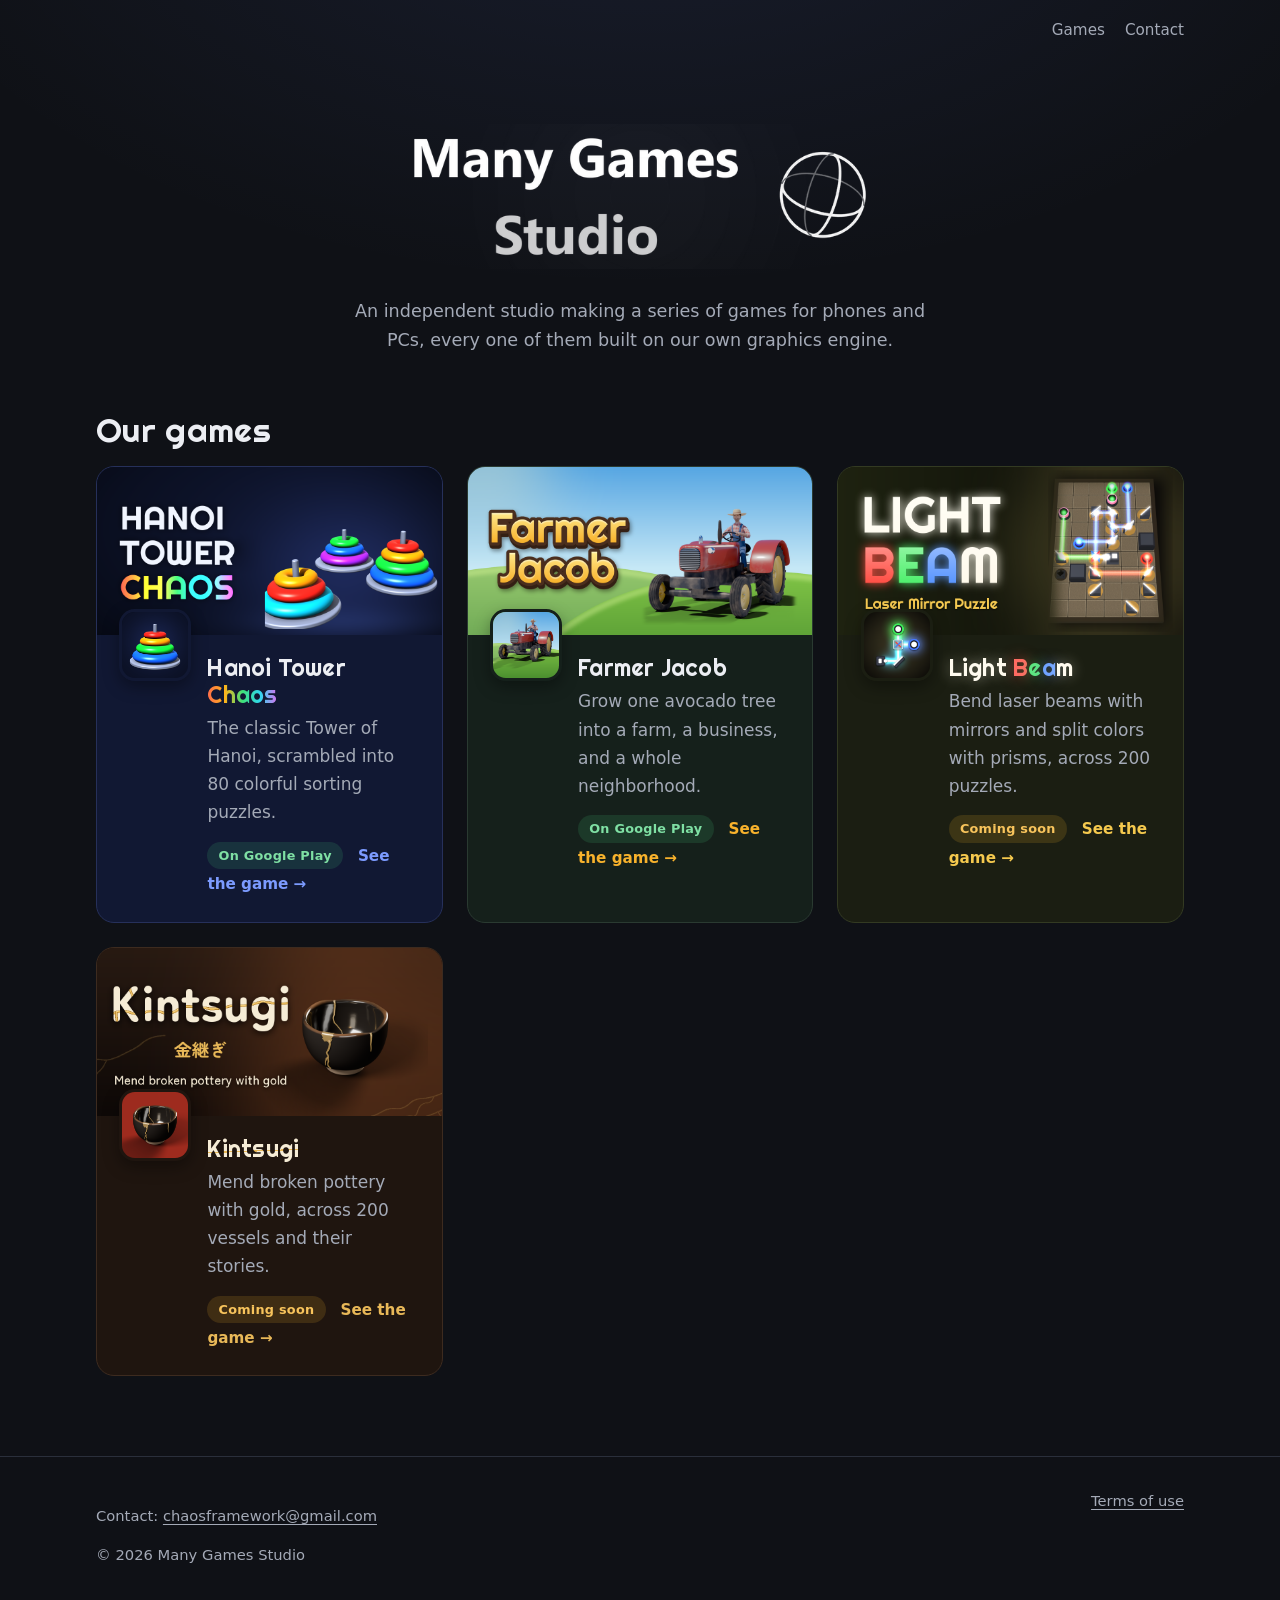
<file: index.html>
<!doctype html>
<html lang="en">
<head>
    <meta charset="utf-8">
    <meta name="viewport" content="width=device-width, initial-scale=1">
    <title>Many Games Studio</title>
    <meta name="description" content="Many Games Studio creates a series of independent games, built on a proprietary graphics engine.">
    <meta name="google-site-verification" content="Tv95UXcWdp9gT0_5njzE9VcOJB6_rWjqphHMRNtFHII" />
    <meta property="og:title" content="Many Games Studio">
    <meta property="og:description" content="Independent games, built on our own graphics engine: Hanoi Tower Chaos, Farmer Jacob, Light Beam and Kintsugi.">
    <meta property="og:image" content="https://many-games.github.io/hanoi-tower-chaos/images/feature.png">
    <meta property="og:type" content="website">
    <link rel="icon" type="image/png" href="assets/favicon.png">
    <link rel="preconnect" href="https://fonts.googleapis.com">
    <link rel="preconnect" href="https://fonts.gstatic.com" crossorigin>
    <link rel="stylesheet" href="https://fonts.googleapis.com/css2?family=Righteous&display=swap">
    <link rel="stylesheet" href="assets/site.css">
</head>
<body>
    <header class="site-header">
        <div class="wrap site-header--end">
            <nav class="site-nav" aria-label="Main">
                <a href="#games">Games</a>
                <a href="#contact">Contact</a>
            </nav>
        </div>
    </header>

    <main>
        <section class="intro wrap">
            <h1 class="visually-hidden">Many Games Studio</h1>
            <img class="intro__logo" src="assets/many-games-logo.png" alt="" width="672" height="203">
            <p>An independent studio making a series of games for phones and PCs, every one of them built on our own graphics engine.</p>
        </section>

        <section class="wrap" id="games" aria-labelledby="games-title">
            <h2 id="games-title">Our games</h2>
            <div class="games">
                <a class="game-card theme-hanoi" href="hanoi-tower-chaos/">
                    <img class="game-card__art" src="hanoi-tower-chaos/images/feature.png" alt="" width="1024" height="500">
                    <div class="game-card__body">
                        <img class="game-card__icon" src="hanoi-tower-chaos/images/icon.png" alt="" width="512" height="512">
                        <div>
                            <h3><span class="title-hanoi">Hanoi Tower <span class="chaos">Chaos</span></span></h3>
                            <p>The classic Tower of Hanoi, scrambled into 80 colorful sorting puzzles.</p>
                            <span class="pill pill--live">On Google Play</span>
                            <span class="game-card__more">See the game &rarr;</span>
                        </div>
                    </div>
                </a>

                <a class="game-card theme-farmer" href="farmer-jacob/">
                    <img class="game-card__art" src="farmer-jacob/images/feature.png" alt="" width="1024" height="500">
                    <div class="game-card__body">
                        <img class="game-card__icon" src="farmer-jacob/images/icon.png" alt="" width="512" height="512">
                        <div>
                            <h3>Farmer Jacob</h3>
                            <p>Grow one avocado tree into a farm, a business, and a whole neighborhood.</p>
                            <span class="pill pill--live">On Google Play</span>
                            <span class="game-card__more">See the game &rarr;</span>
                        </div>
                    </div>
                </a>

                <a class="game-card theme-beam" href="light-beam/">
                    <img class="game-card__art" src="light-beam/images/feature.png" alt="" width="1024" height="500">
                    <div class="game-card__body">
                        <img class="game-card__icon" src="light-beam/images/icon.png" alt="" width="512" height="512">
                        <div>
                            <h3 class="title-beam">Light <span class="r">B</span><span class="g">e</span><span class="b">a</span>m</h3>
                            <p>Bend laser beams with mirrors and split colors with prisms, across 200 puzzles.</p>
                            <span class="pill pill--soon">Coming soon</span>
                            <span class="game-card__more">See the game &rarr;</span>
                        </div>
                    </div>
                </a>

                <a class="game-card theme-kintsugi" href="kintsugi/">
                    <img class="game-card__art" src="kintsugi/images/feature.png" alt="" width="1024" height="500">
                    <div class="game-card__body">
                        <img class="game-card__icon" src="kintsugi/images/icon.png" alt="" width="512" height="512">
                        <div>
                            <h3 class="title-kintsugi">Kintsugi</h3>
                            <p>Mend broken pottery with gold, across 200 vessels and their stories.</p>
                            <span class="pill pill--soon">Coming soon</span>
                            <span class="game-card__more">See the game &rarr;</span>
                        </div>
                    </div>
                </a>
            </div>
        </section>
    </main>

    <footer class="site-footer" id="contact">
        <div class="wrap">
            <div>
                <p>Contact: <a href="mailto:chaosframework@gmail.com">chaosframework@gmail.com</a></p>
                <p>&copy; 2026 Many Games Studio</p>
            </div>
            <ul>
                <li><a href="terms.html">Terms of use</a></li>
            </ul>
        </div>
    </footer>
</body>
</html>
</file>
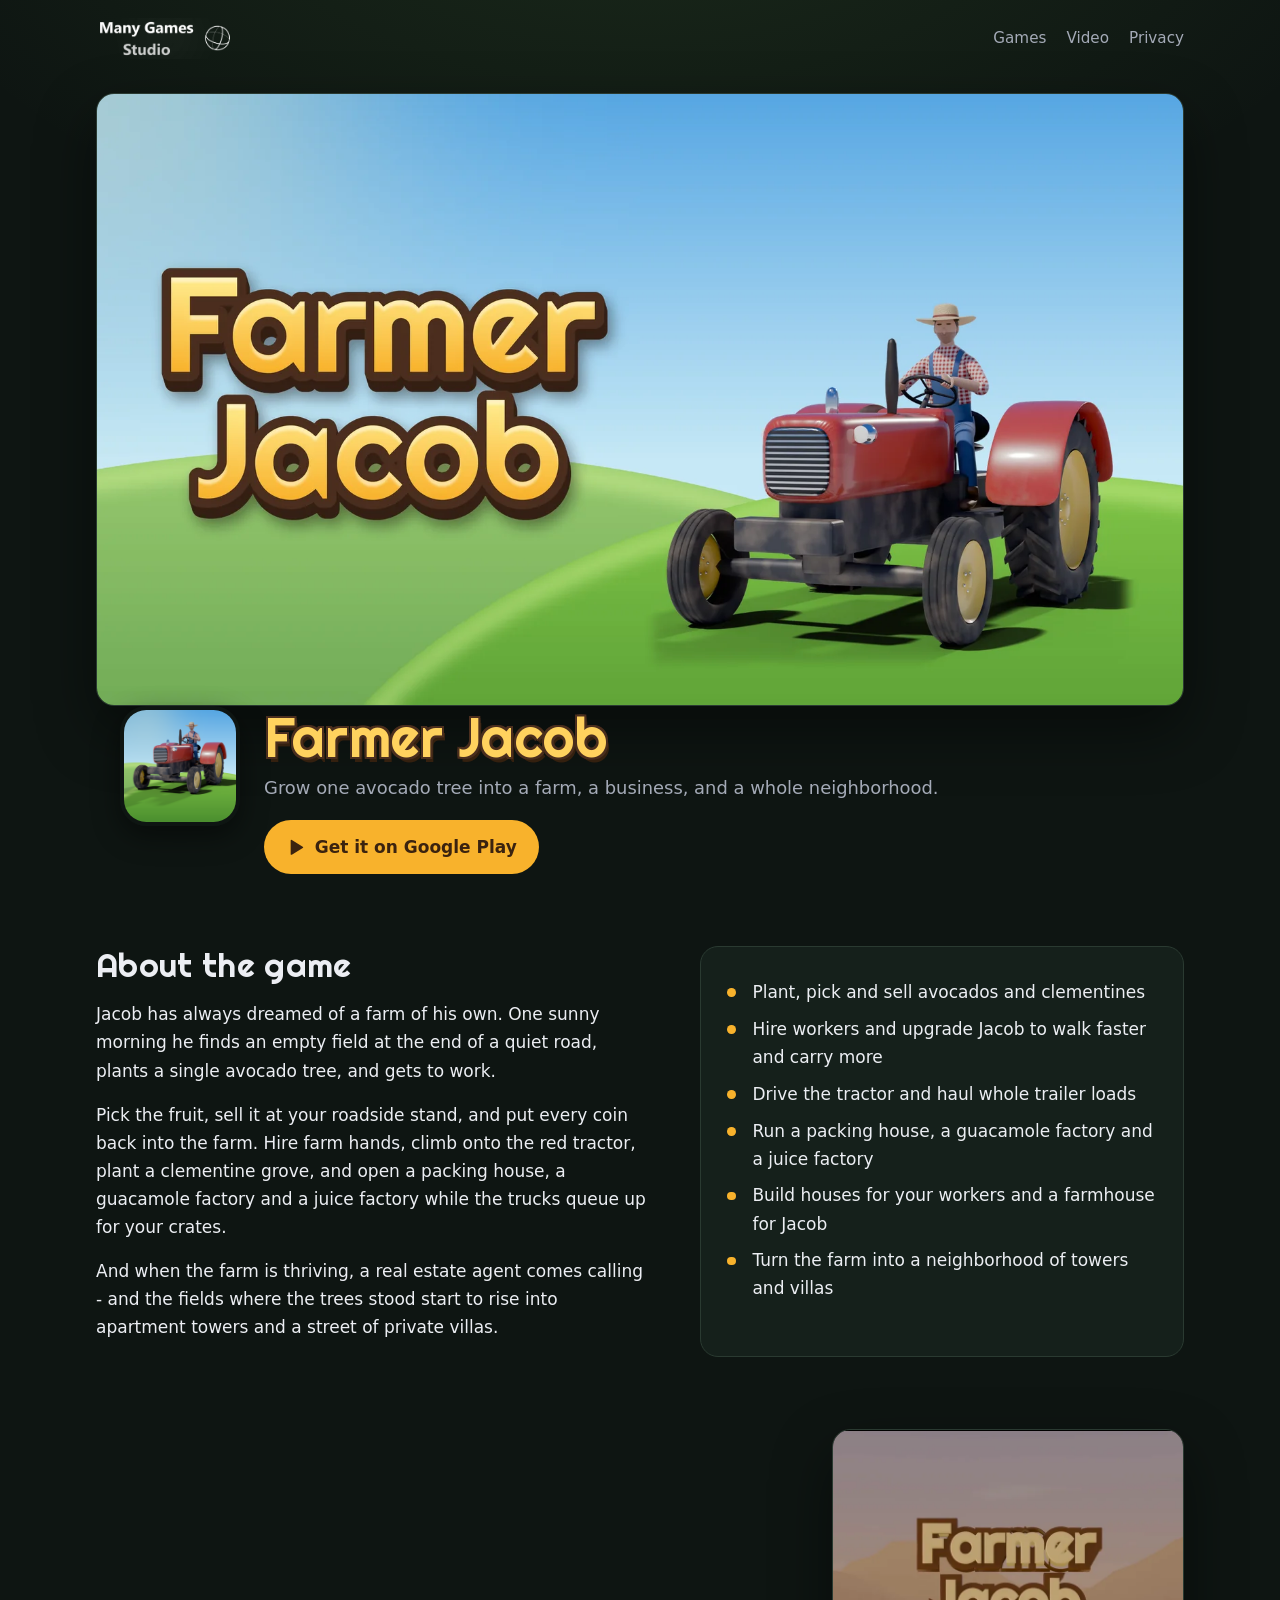
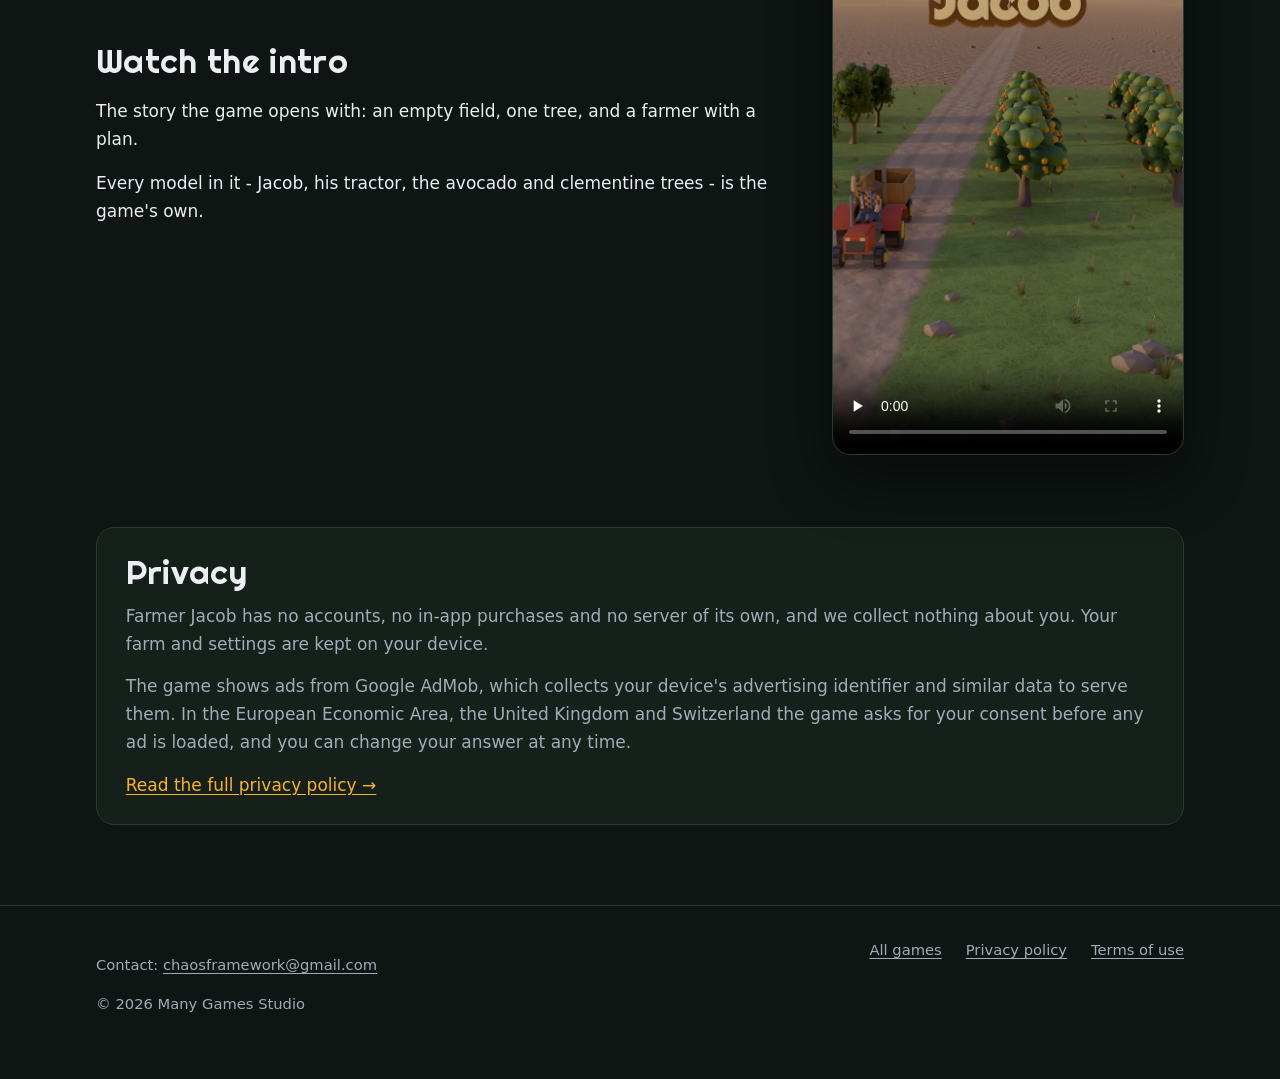
<file: farmer-jacob/index.html>
<!doctype html>
<html lang="en">
<head>
    <meta charset="utf-8">
    <meta name="viewport" content="width=device-width, initial-scale=1">
    <title>Farmer Jacob - Many Games Studio</title>
    <meta name="description" content="Farmer Jacob: grow one avocado tree into a farm, a business, and a whole neighborhood. Now on Google Play.">
    <meta property="og:title" content="Farmer Jacob">
    <meta property="og:description" content="Grow one avocado tree into a farm, a business, and a whole neighborhood.">
    <meta property="og:image" content="https://many-games.github.io/farmer-jacob/images/feature.png">
    <meta property="og:type" content="website">
    <link rel="icon" type="image/png" href="images/icon.png">
    <link rel="preconnect" href="https://fonts.googleapis.com">
    <link rel="preconnect" href="https://fonts.gstatic.com" crossorigin>
    <link rel="stylesheet" href="https://fonts.googleapis.com/css2?family=Righteous&display=swap">
    <link rel="stylesheet" href="../assets/site.css">
</head>
<body class="theme-farmer">
    <header class="site-header">
        <div class="wrap">
            <a class="site-header__logo" href="../" aria-label="Many Games Studio home"><img src="../assets/many-games-logo.png" alt="Many Games Studio" width="672" height="203"></a>
            <nav class="site-nav" aria-label="Main">
                <a href="../#games">Games</a>
                <a href="#video">Video</a>
                <a href="#privacy">Privacy</a>
            </nav>
        </div>
    </header>

    <main class="wrap">
        <section class="game-hero">
            <img class="game-hero__art" src="images/hero.webp" alt="Farmer Jacob driving his red tractor across a green hill" width="1600" height="900">
            <div class="game-hero__head">
                <img class="game-hero__icon" src="images/icon.png" alt="" width="512" height="512">
                <div class="game-hero__text">
                    <h1 class="title-farmer">Farmer Jacob</h1>
                    <p class="game-hero__tagline">Grow one avocado tree into a farm, a business, and a whole neighborhood.</p>
                    <div class="game-hero__actions">
                        <a class="button" href="https://play.google.com/store/apps/details?id=com.manygames.farmerjacob">
                            <svg viewBox="0 0 24 24" aria-hidden="true"><path fill="currentColor" d="M6 3.5v17a1 1 0 0 0 1.5.86l14-8.5a1 1 0 0 0 0-1.72l-14-8.5A1 1 0 0 0 6 3.5Z"/></svg>
                            Get it on Google Play
                        </a>
                    </div>
                </div>
            </div>
        </section>

        <section class="section about" aria-labelledby="about-title">
            <div>
                <h2 id="about-title">About the game</h2>
                <p>Jacob has always dreamed of a farm of his own. One sunny morning he finds an empty field at the end of a quiet road, plants a single avocado tree,
                    and gets to work.</p>
                <p>Pick the fruit, sell it at your roadside stand, and put every coin back into the farm. Hire farm hands, climb onto the red tractor, plant a clementine
                    grove, and open a packing house, a guacamole factory and a juice factory while the trucks queue up for your crates.</p>
                <p>And when the farm is thriving, a real estate agent comes calling - and the fields where the trees stood start to rise into apartment towers and
                    a street of private villas.</p>
            </div>
            <ul class="features">
                <li>Plant, pick and sell avocados and clementines</li>
                <li>Hire workers and upgrade Jacob to walk faster and carry more</li>
                <li>Drive the tractor and haul whole trailer loads</li>
                <li>Run a packing house, a guacamole factory and a juice factory</li>
                <li>Build houses for your workers and a farmhouse for Jacob</li>
                <li>Turn the farm into a neighborhood of towers and villas</li>
            </ul>
        </section>

        <section class="section film" id="video" aria-labelledby="video-title">
            <div>
                <h2 id="video-title">Watch the intro</h2>
                <p>The story the game opens with: an empty field, one tree, and a farmer with a plan.</p>
                <p>Every model in it - Jacob, his tractor, the avocado and clementine trees - is the game's own.</p>
            </div>
            <video controls playsinline preload="none" poster="images/intro-poster.webp" width="1080" height="1920">
                <source src="intro.mp4" type="video/mp4">
                <a href="intro.mp4">Download the intro video</a>
            </video>
        </section>

        <section class="section privacy" id="privacy" aria-labelledby="privacy-title">
            <h2 id="privacy-title">Privacy</h2>
            <p>Farmer Jacob has no accounts, no in-app purchases and no server of its own, and we collect nothing about you. Your farm and settings are kept on your
                device.</p>
            <p>The game shows ads from Google AdMob, which collects your device's advertising identifier and similar data to serve them. In the European Economic Area,
                the United Kingdom and Switzerland the game asks for your consent before any ad is loaded, and you can change your answer at any time.</p>
            <p><a href="privacy-policy.html">Read the full privacy policy &rarr;</a></p>
        </section>
    </main>

    <footer class="site-footer">
        <div class="wrap">
            <div>
                <p>Contact: <a href="mailto:chaosframework@gmail.com">chaosframework@gmail.com</a></p>
                <p>&copy; 2026 Many Games Studio</p>
            </div>
            <ul>
                <li><a href="../">All games</a></li>
                <li><a href="privacy-policy.html">Privacy policy</a></li>
                <li><a href="../terms.html">Terms of use</a></li>
            </ul>
        </div>
    </footer>
</body>
</html>
</file>
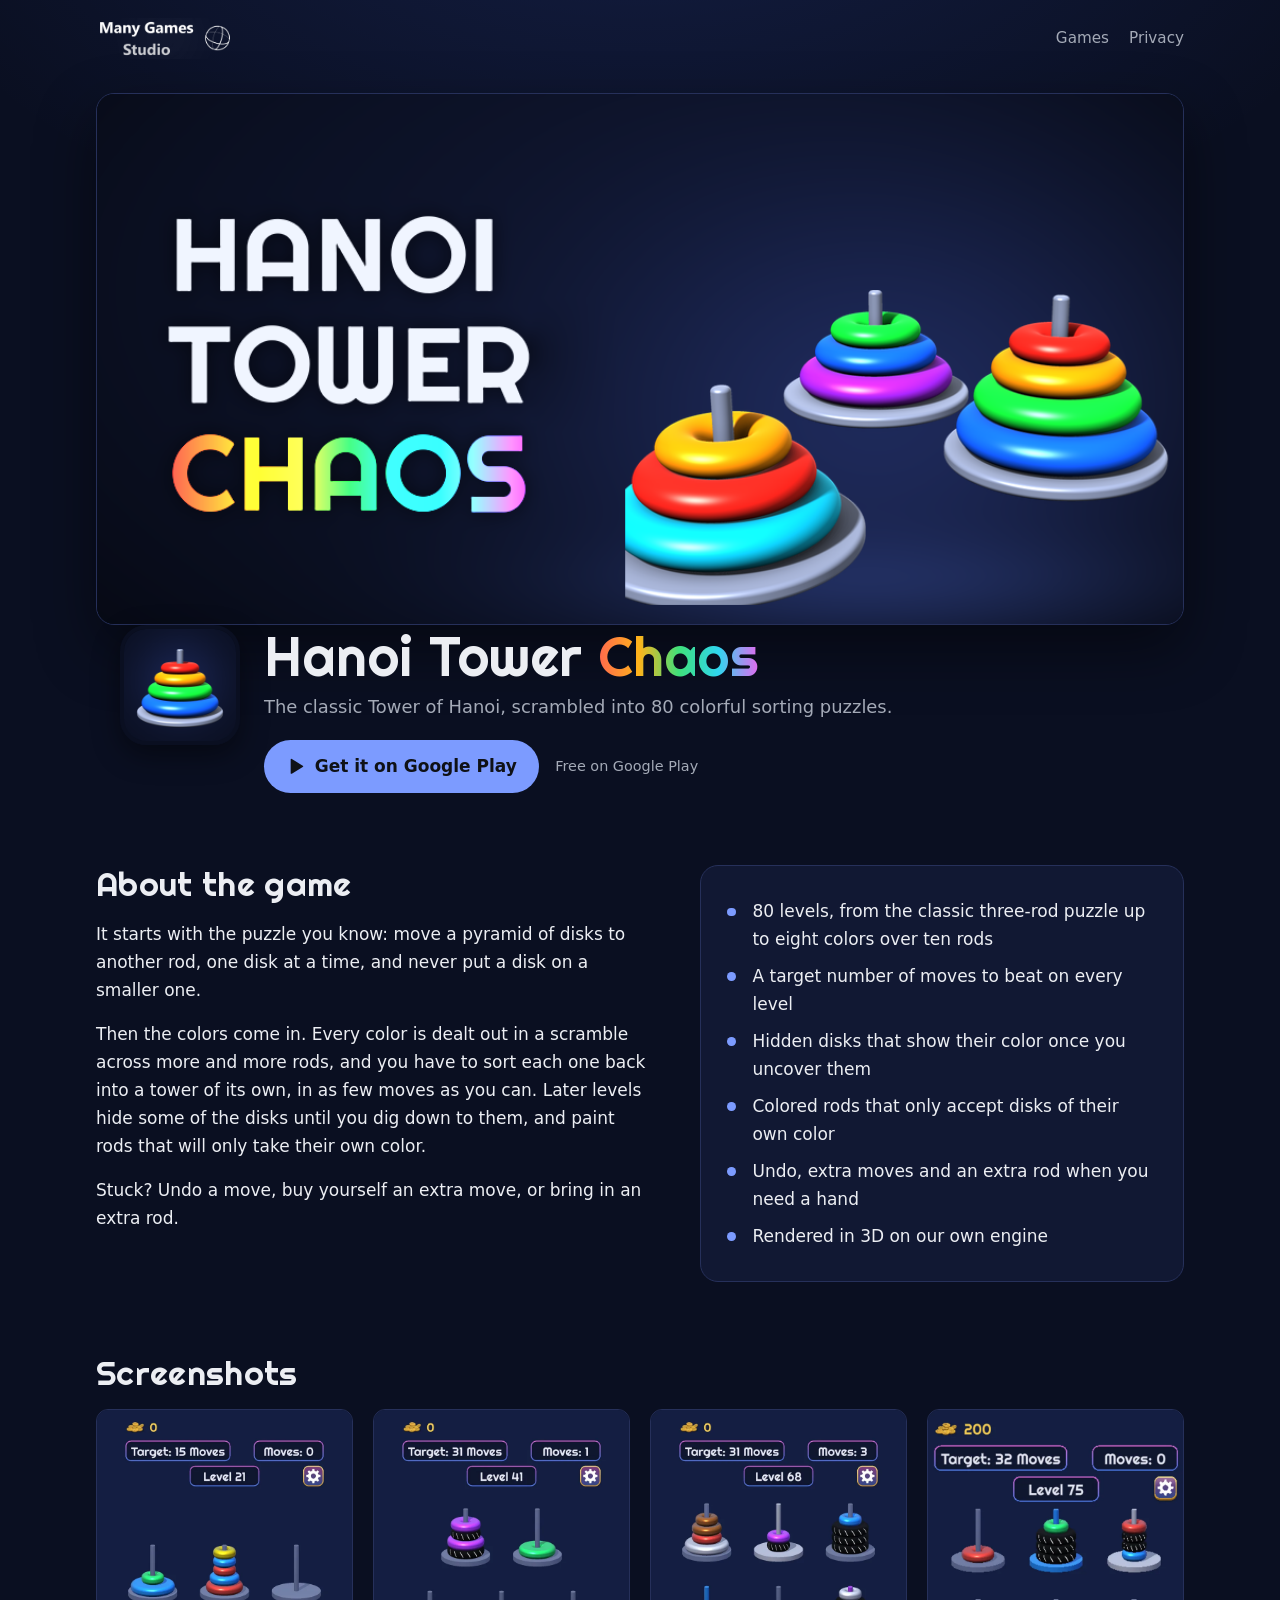
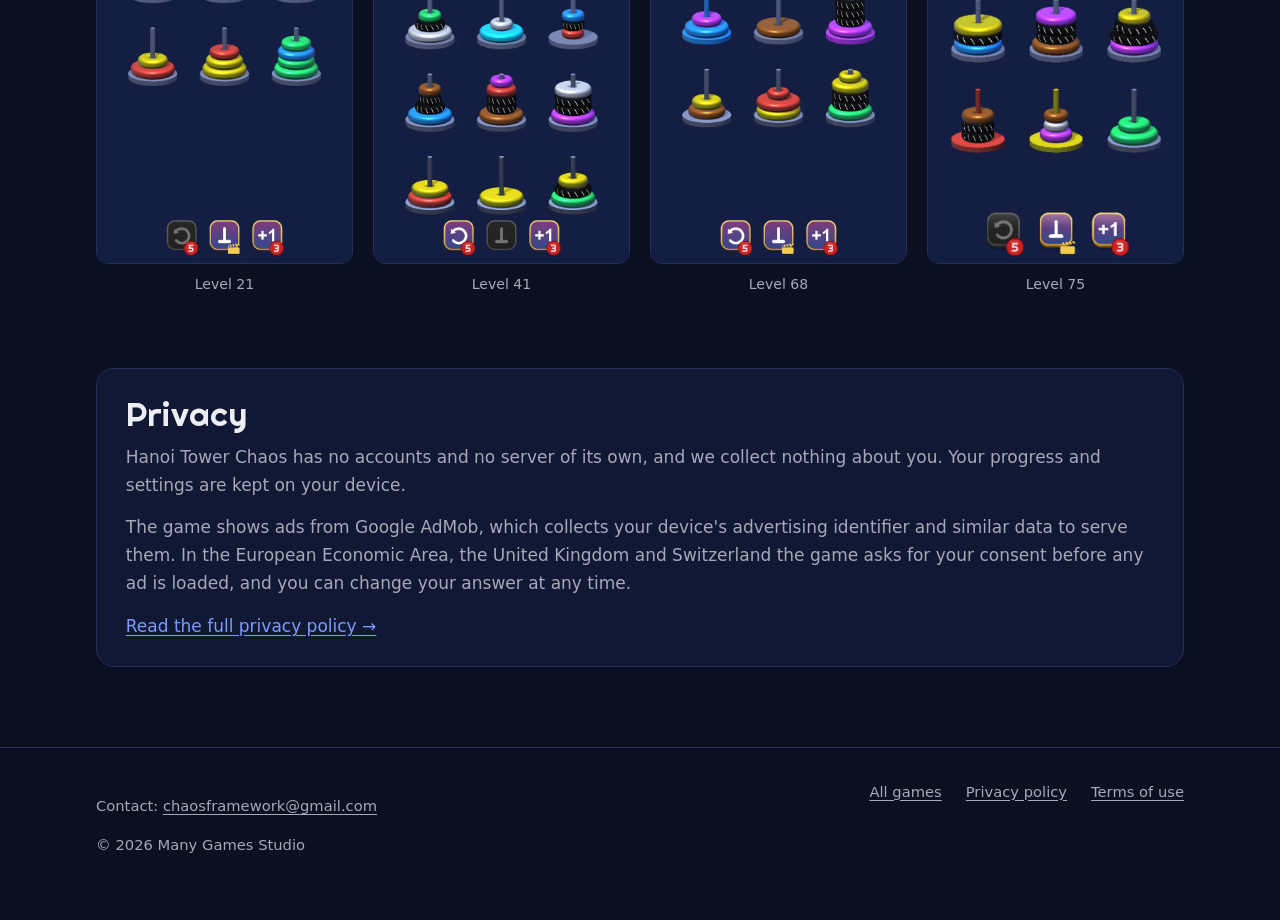
<file: hanoi-tower-chaos/index.html>
<!doctype html>
<html lang="en">
<head>
    <meta charset="utf-8">
    <meta name="viewport" content="width=device-width, initial-scale=1">
    <title>Hanoi Tower Chaos - Many Games Studio</title>
    <meta name="description" content="Hanoi Tower Chaos: the classic Tower of Hanoi puzzle, scrambled into 80 colorful sorting levels. Free on Google Play.">
    <meta property="og:title" content="Hanoi Tower Chaos">
    <meta property="og:description" content="The classic Tower of Hanoi, scrambled into 80 colorful sorting puzzles.">
    <meta property="og:image" content="https://many-games.github.io/hanoi-tower-chaos/images/feature.png">
    <meta property="og:type" content="website">
    <link rel="icon" type="image/png" href="images/icon.png">
    <link rel="preconnect" href="https://fonts.googleapis.com">
    <link rel="preconnect" href="https://fonts.gstatic.com" crossorigin>
    <link rel="stylesheet" href="https://fonts.googleapis.com/css2?family=Righteous&display=swap">
    <link rel="stylesheet" href="../assets/site.css">
</head>
<body class="theme-hanoi">
    <header class="site-header">
        <div class="wrap">
            <a class="site-header__logo" href="../" aria-label="Many Games Studio home"><img src="../assets/many-games-logo.png" alt="Many Games Studio" width="672" height="203"></a>
            <nav class="site-nav" aria-label="Main">
                <a href="../#games">Games</a>
                <a href="#privacy">Privacy</a>
            </nav>
        </div>
    </header>

    <main class="wrap">
        <section class="game-hero">
            <img class="game-hero__art" src="images/feature.png" alt="Hanoi Tower Chaos: three towers of colored disks" width="1024" height="500">
            <div class="game-hero__head">
                <img class="game-hero__icon" src="images/icon.png" alt="" width="512" height="512">
                <div class="game-hero__text">
                    <h1 class="title-hanoi">Hanoi Tower <span class="chaos">Chaos</span></h1>
                    <p class="game-hero__tagline">The classic Tower of Hanoi, scrambled into 80 colorful sorting puzzles.</p>
                    <div class="game-hero__actions">
                        <a class="button" href="https://play.google.com/store/apps/details?id=com.manygames.hanoitowerchaos">
                            <svg viewBox="0 0 24 24" aria-hidden="true"><path fill="currentColor" d="M6 3.5v17a1 1 0 0 0 1.5.86l14-8.5a1 1 0 0 0 0-1.72l-14-8.5A1 1 0 0 0 6 3.5Z"/></svg>
                            Get it on Google Play
                        </a>
                        <span class="game-hero__note">Free on Google Play</span>
                    </div>
                </div>
            </div>
        </section>

        <section class="section about" aria-labelledby="about-title">
            <div>
                <h2 id="about-title">About the game</h2>
                <p>It starts with the puzzle you know: move a pyramid of disks to another rod, one disk at a time, and never put a disk on a smaller one.</p>
                <p>Then the colors come in. Every color is dealt out in a scramble across more and more rods, and you have to sort each one back into a tower of its own,
                    in as few moves as you can. Later levels hide some of the disks until you dig down to them, and paint rods that will only take their own color.</p>
                <p>Stuck? Undo a move, buy yourself an extra move, or bring in an extra rod.</p>
            </div>
            <ul class="features">
                <li>80 levels, from the classic three-rod puzzle up to eight colors over ten rods</li>
                <li>A target number of moves to beat on every level</li>
                <li>Hidden disks that show their color once you uncover them</li>
                <li>Colored rods that only accept disks of their own color</li>
                <li>Undo, extra moves and an extra rod when you need a hand</li>
                <li>Rendered in 3D on our own engine</li>
            </ul>
        </section>

        <section class="section" aria-labelledby="shots-title">
            <h2 id="shots-title">Screenshots</h2>
            <ul class="shots">
                <li><figure><a href="images/level-21.webp"><img src="images/level-21.webp" alt="Level 21: four colors scrambled over six rods" width="720" height="1280" loading="lazy"></a><figcaption>Level 21</figcaption></figure></li>
                <li><figure><a href="images/level-41.webp"><img src="images/level-41.webp" alt="Level 41: eight colors over ten rods, with hidden disks" width="720" height="1280" loading="lazy"></a><figcaption>Level 41</figcaption></figure></li>
                <li><figure><a href="images/level-68.webp"><img src="images/level-68.webp" alt="Level 68: colored rods that take only their own color" width="720" height="1280" loading="lazy"></a><figcaption>Level 68</figcaption></figure></li>
                <li><figure><a href="images/level-75.webp"><img src="images/level-75.webp" alt="Level 75: seven colors with four colored rods" width="720" height="1280" loading="lazy"></a><figcaption>Level 75</figcaption></figure></li>
            </ul>
        </section>

        <section class="section privacy" id="privacy" aria-labelledby="privacy-title">
            <h2 id="privacy-title">Privacy</h2>
            <p>Hanoi Tower Chaos has no accounts and no server of its own, and we collect nothing about you. Your progress and settings are kept on your device.</p>
            <p>The game shows ads from Google AdMob, which collects your device's advertising identifier and similar data to serve them. In the European Economic Area,
                the United Kingdom and Switzerland the game asks for your consent before any ad is loaded, and you can change your answer at any time.</p>
            <p><a href="privacy-policy.html">Read the full privacy policy &rarr;</a></p>
        </section>
    </main>

    <footer class="site-footer">
        <div class="wrap">
            <div>
                <p>Contact: <a href="mailto:chaosframework@gmail.com">chaosframework@gmail.com</a></p>
                <p>&copy; 2026 Many Games Studio</p>
            </div>
            <ul>
                <li><a href="../">All games</a></li>
                <li><a href="privacy-policy.html">Privacy policy</a></li>
                <li><a href="../terms.html">Terms of use</a></li>
            </ul>
        </div>
    </footer>
</body>
</html>
</file>
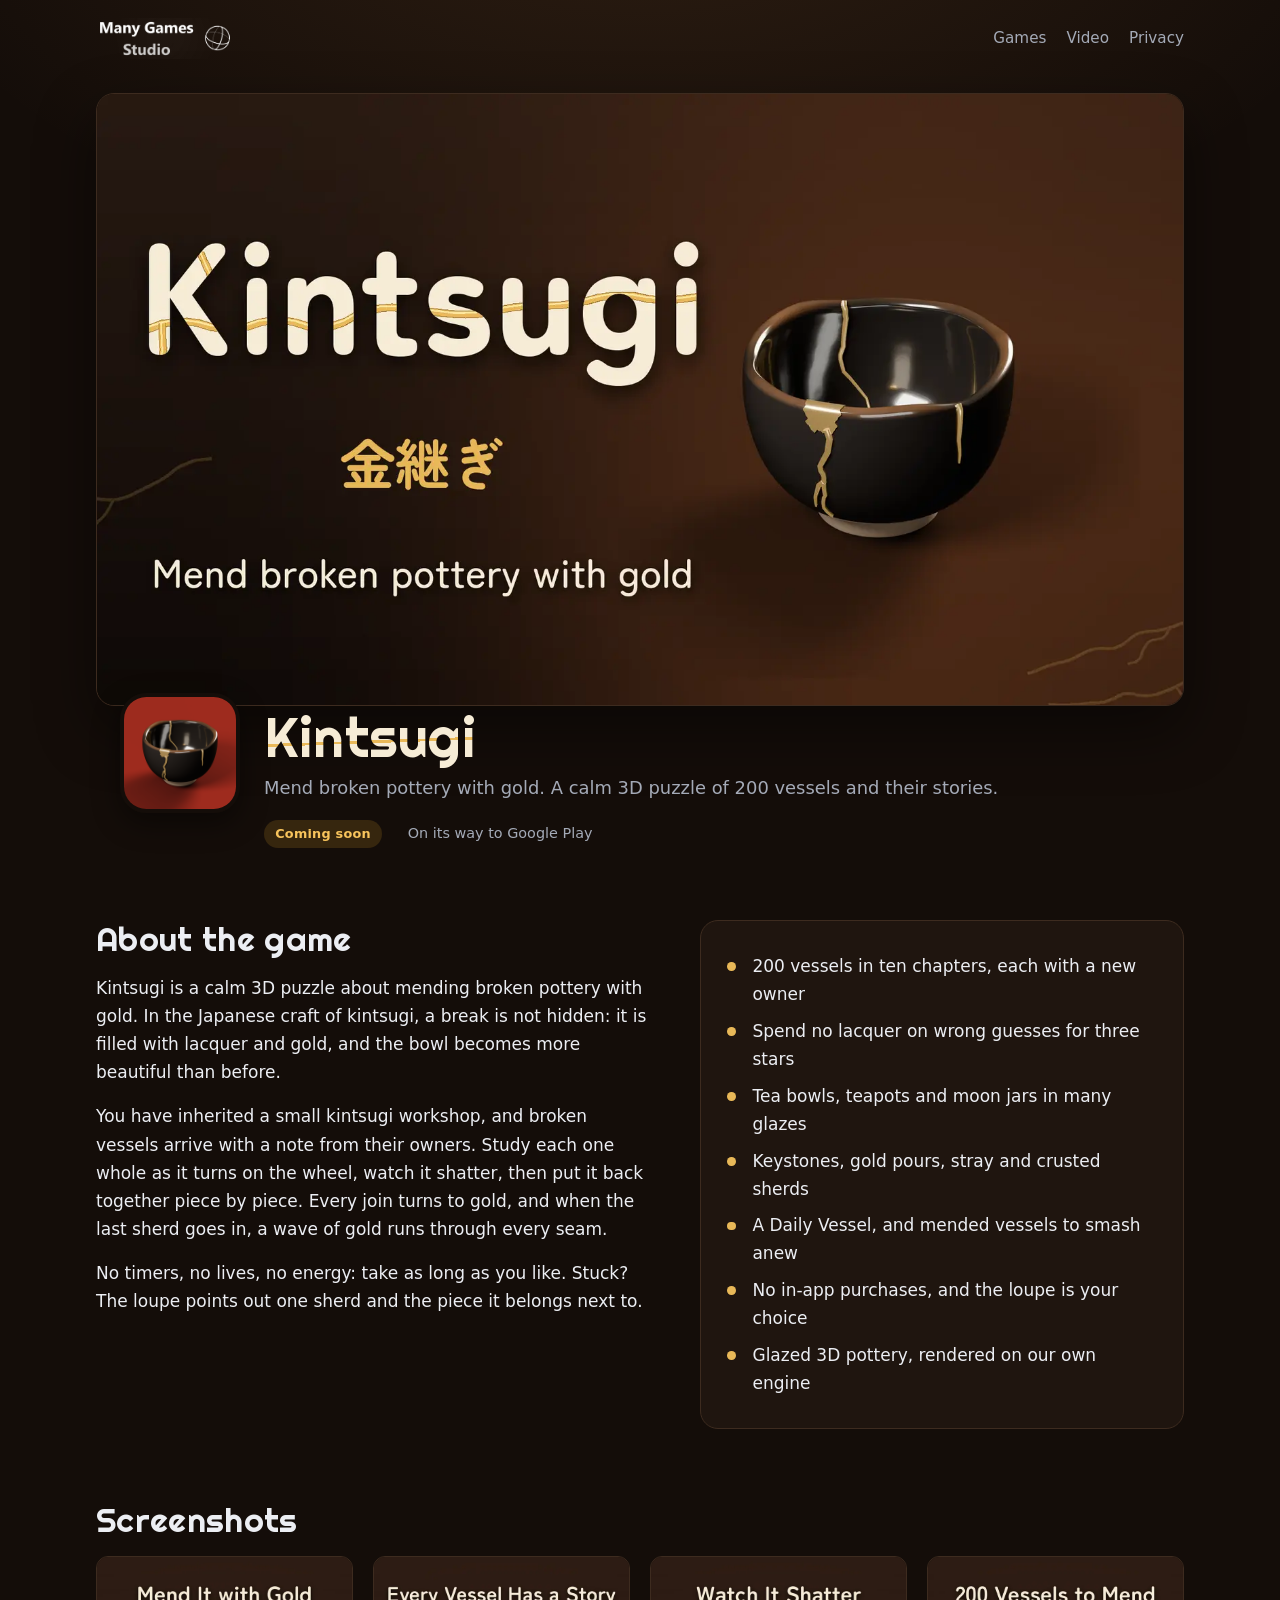
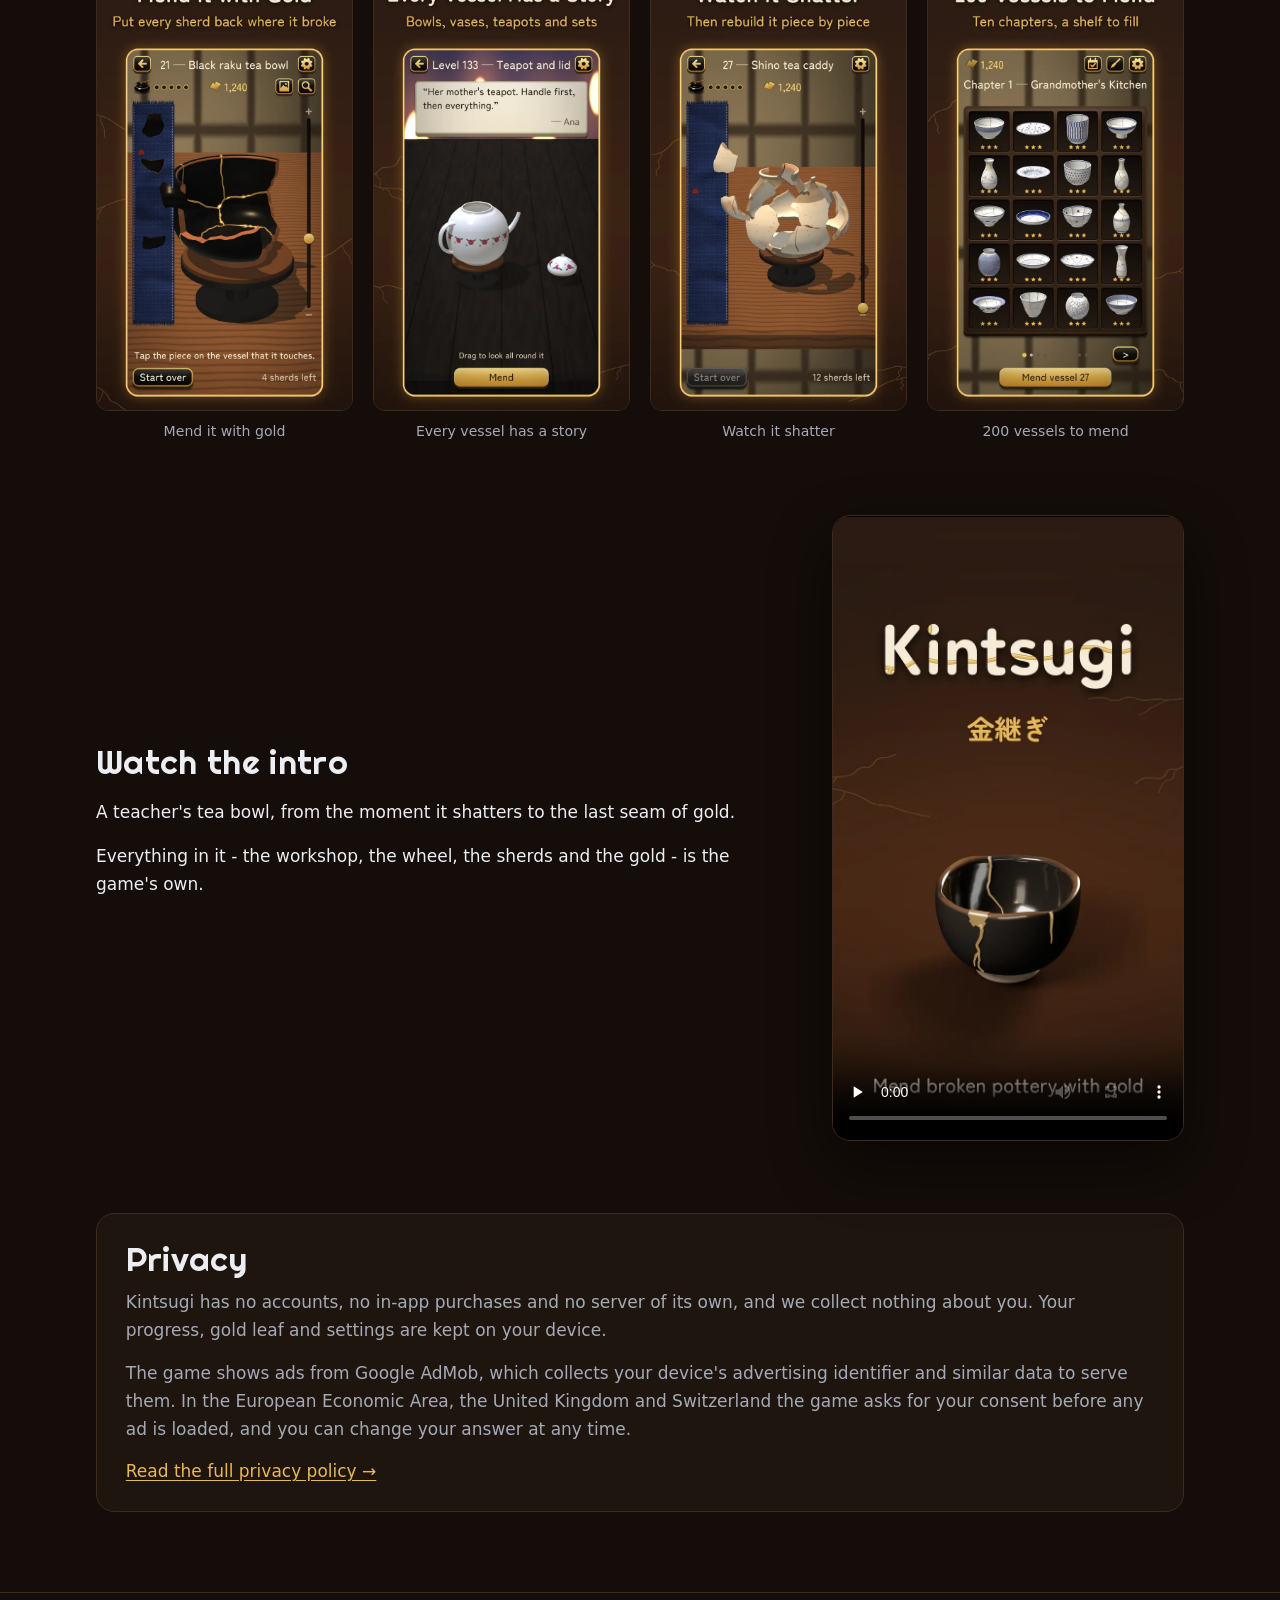
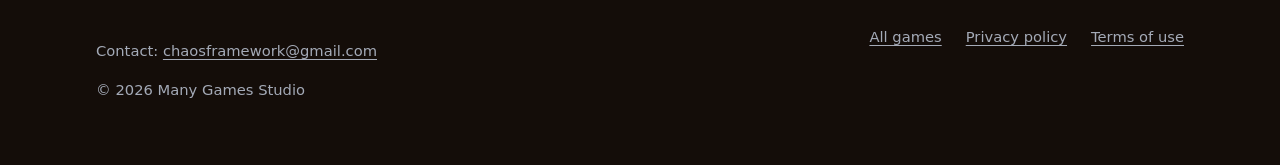
<file: kintsugi/index.html>
<!doctype html>
<html lang="en">
<head>
    <meta charset="utf-8">
    <meta name="viewport" content="width=device-width, initial-scale=1">
    <title>Kintsugi - Many Games Studio</title>
    <meta name="description" content="Kintsugi: mend broken pottery with gold in a calm 3D puzzle of 200 vessels and their stories. Coming soon to Google Play.">
    <meta property="og:title" content="Kintsugi">
    <meta property="og:description" content="Mend broken pottery with gold. A calm 3D puzzle of 200 vessels and their stories.">
    <meta property="og:image" content="https://many-games.github.io/kintsugi/images/feature.png">
    <meta property="og:type" content="website">
    <link rel="icon" type="image/png" href="images/icon.png">
    <link rel="preconnect" href="https://fonts.googleapis.com">
    <link rel="preconnect" href="https://fonts.gstatic.com" crossorigin>
    <link rel="stylesheet" href="https://fonts.googleapis.com/css2?family=Righteous&display=swap">
    <link rel="stylesheet" href="../assets/site.css">
</head>
<body class="theme-kintsugi">
    <header class="site-header">
        <div class="wrap">
            <a class="site-header__logo" href="../" aria-label="Many Games Studio home"><img src="../assets/many-games-logo.png" alt="Many Games Studio" width="672" height="203"></a>
            <nav class="site-nav" aria-label="Main">
                <a href="../#games">Games</a>
                <a href="#video">Video</a>
                <a href="#privacy">Privacy</a>
            </nav>
        </div>
    </header>

    <main class="wrap">
        <section class="game-hero">
            <img class="game-hero__art" src="images/hero.webp" alt="Kintsugi: a black tea bowl, its cracks mended with seams of gold" width="1600" height="900">
            <div class="game-hero__head">
                <img class="game-hero__icon" src="images/icon.png" alt="" width="512" height="512">
                <div class="game-hero__text">
                    <h1 class="title-kintsugi">Kintsugi</h1>
                    <p class="game-hero__tagline">Mend broken pottery with gold. A calm 3D puzzle of 200 vessels and their stories.</p>
                    <div class="game-hero__actions">
                        <span class="pill pill--soon">Coming soon</span>
                        <span class="game-hero__note">On its way to Google Play</span>
                    </div>
                </div>
            </div>
        </section>

        <section class="section about" aria-labelledby="about-title">
            <div>
                <h2 id="about-title">About the game</h2>
                <p>Kintsugi is a calm 3D puzzle about mending broken pottery with gold. In the Japanese craft of kintsugi, a break is not hidden: it is filled with
                    lacquer and gold, and the bowl becomes more beautiful than before.</p>
                <p>You have inherited a small kintsugi workshop, and broken vessels arrive with a note from their owners. Study each one whole as it turns on the
                    wheel, watch it shatter, then put it back together piece by piece. Every join turns to gold, and when the last sherd goes in, a wave of gold runs
                    through every seam.</p>
                <p>No timers, no lives, no energy: take as long as you like. Stuck? The loupe points out one sherd and the piece it belongs next to.</p>
            </div>
            <ul class="features">
                <li>200 vessels in ten chapters, each with a new owner</li>
                <li>Spend no lacquer on wrong guesses for three stars</li>
                <li>Tea bowls, teapots and moon jars in many glazes</li>
                <li>Keystones, gold pours, stray and crusted sherds</li>
                <li>A Daily Vessel, and mended vessels to smash anew</li>
                <li>No in-app purchases, and the loupe is your choice</li>
                <li>Glazed 3D pottery, rendered on our own engine</li>
            </ul>
        </section>

        <section class="section" aria-labelledby="shots-title">
            <h2 id="shots-title">Screenshots</h2>
            <ul class="shots">
                <li><figure><a href="images/mend-with-gold.webp"><img src="images/mend-with-gold.webp" alt="Level 21: a black raku tea bowl half mended on the wheel, its joins turned to gold" width="720" height="1280" loading="lazy"></a><figcaption>Mend it with gold</figcaption></figure></li>
                <li><figure><a href="images/every-vessel-a-story.webp"><img src="images/every-vessel-a-story.webp" alt="Level 133: a teapot and its lid, with a note from their owner" width="720" height="1280" loading="lazy"></a><figcaption>Every vessel has a story</figcaption></figure></li>
                <li><figure><a href="images/watch-it-shatter.webp"><img src="images/watch-it-shatter.webp" alt="Level 27: a Shino tea caddy breaking into sherds on the wheel" width="720" height="1280" loading="lazy"></a><figcaption>Watch it shatter</figcaption></figure></li>
                <li><figure><a href="images/200-vessels.webp"><img src="images/200-vessels.webp" alt="Chapter 1, Grandmother's Kitchen: a shelf of twenty mended vessels, each with three stars" width="720" height="1280" loading="lazy"></a><figcaption>200 vessels to mend</figcaption></figure></li>
            </ul>
        </section>

        <section class="section film" id="video" aria-labelledby="video-title">
            <div>
                <h2 id="video-title">Watch the intro</h2>
                <p>A teacher's tea bowl, from the moment it shatters to the last seam of gold.</p>
                <p>Everything in it - the workshop, the wheel, the sherds and the gold - is the game's own.</p>
            </div>
            <video controls playsinline preload="none" poster="images/intro-poster.webp" width="1080" height="1920">
                <source src="intro.mp4" type="video/mp4">
                <a href="intro.mp4">Download the intro video</a>
            </video>
        </section>

        <section class="section privacy" id="privacy" aria-labelledby="privacy-title">
            <h2 id="privacy-title">Privacy</h2>
            <p>Kintsugi has no accounts, no in-app purchases and no server of its own, and we collect nothing about you. Your progress, gold leaf and settings are
                kept on your device.</p>
            <p>The game shows ads from Google AdMob, which collects your device's advertising identifier and similar data to serve them. In the European Economic Area,
                the United Kingdom and Switzerland the game asks for your consent before any ad is loaded, and you can change your answer at any time.</p>
            <p><a href="privacy-policy.html">Read the full privacy policy &rarr;</a></p>
        </section>
    </main>

    <footer class="site-footer">
        <div class="wrap">
            <div>
                <p>Contact: <a href="mailto:chaosframework@gmail.com">chaosframework@gmail.com</a></p>
                <p>&copy; 2026 Many Games Studio</p>
            </div>
            <ul>
                <li><a href="../">All games</a></li>
                <li><a href="privacy-policy.html">Privacy policy</a></li>
                <li><a href="../terms.html">Terms of use</a></li>
            </ul>
        </div>
    </footer>
</body>
</html>
</file>
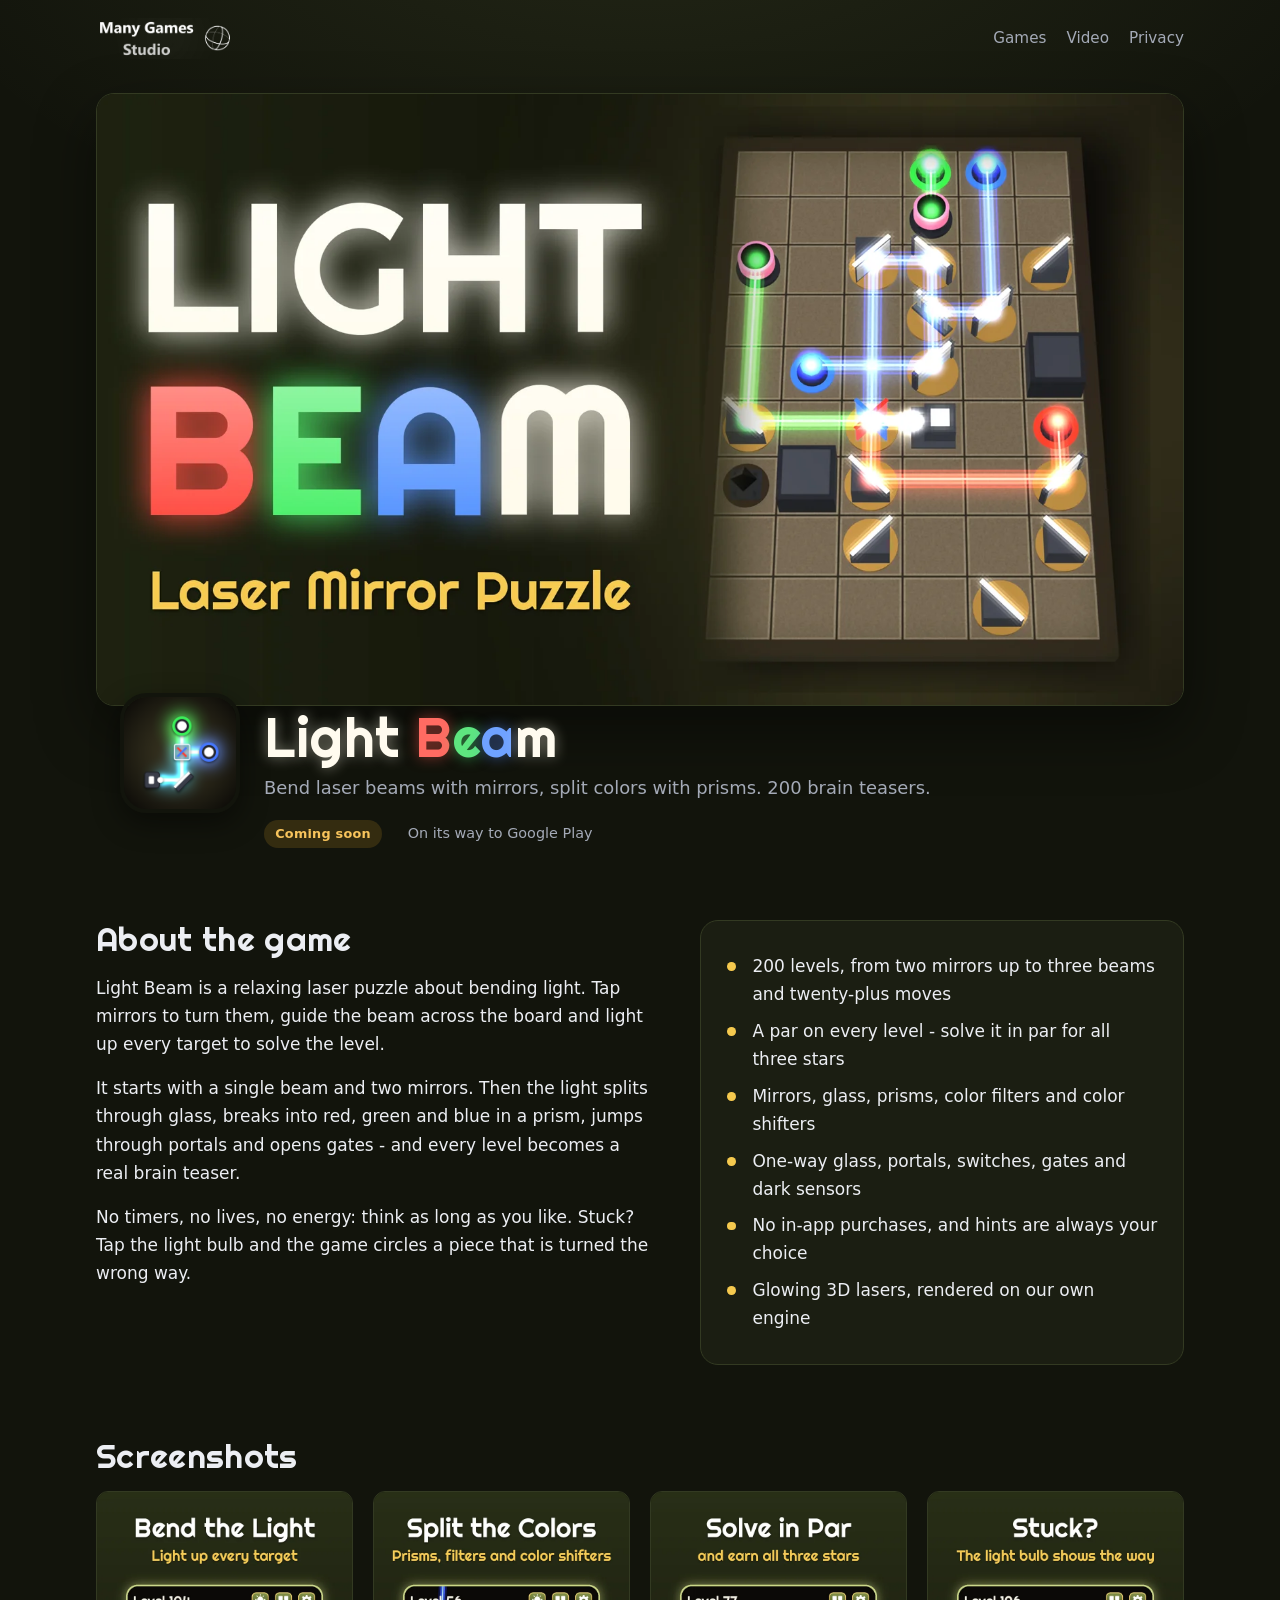
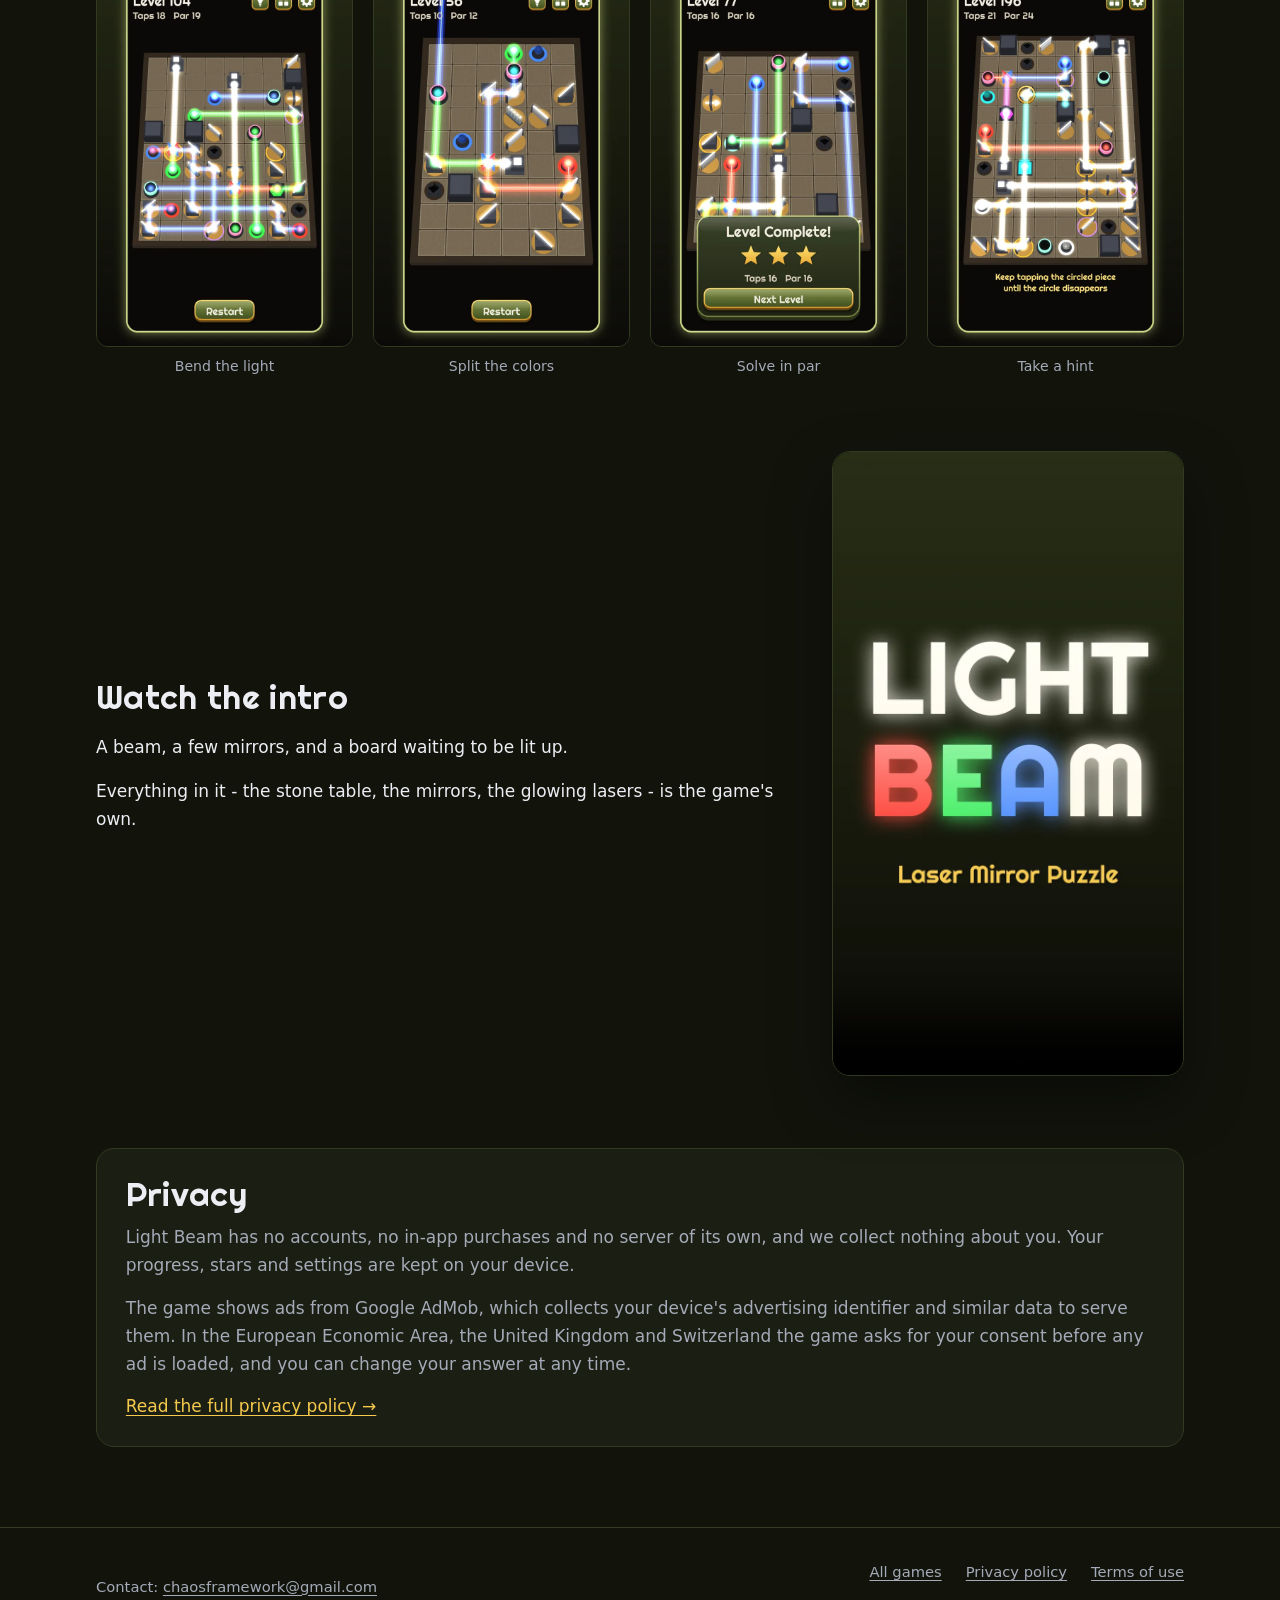
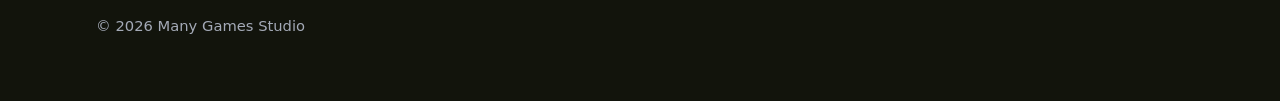
<file: light-beam/index.html>
<!doctype html>
<html lang="en">
<head>
    <meta charset="utf-8">
    <meta name="viewport" content="width=device-width, initial-scale=1">
    <title>Light Beam - Many Games Studio</title>
    <meta name="description" content="Light Beam: bend laser beams with mirrors and split colors with prisms across 200 puzzles. Coming soon to Google Play.">
    <meta property="og:title" content="Light Beam">
    <meta property="og:description" content="Bend laser beams with mirrors, split colors with prisms. 200 brain teasers.">
    <meta property="og:image" content="https://many-games.github.io/light-beam/images/feature.png">
    <meta property="og:type" content="website">
    <link rel="icon" type="image/png" href="images/icon.png">
    <link rel="preconnect" href="https://fonts.googleapis.com">
    <link rel="preconnect" href="https://fonts.gstatic.com" crossorigin>
    <link rel="stylesheet" href="https://fonts.googleapis.com/css2?family=Righteous&display=swap">
    <link rel="stylesheet" href="../assets/site.css">
</head>
<body class="theme-beam">
    <header class="site-header">
        <div class="wrap">
            <a class="site-header__logo" href="../" aria-label="Many Games Studio home"><img src="../assets/many-games-logo.png" alt="Many Games Studio" width="672" height="203"></a>
            <nav class="site-nav" aria-label="Main">
                <a href="../#games">Games</a>
                <a href="#video">Video</a>
                <a href="#privacy">Privacy</a>
            </nav>
        </div>
    </header>

    <main class="wrap">
        <section class="game-hero">
            <img class="game-hero__art" src="images/hero.webp" alt="Light Beam: red, green and blue laser beams bouncing off mirrors on a stone board" width="1600" height="900">
            <div class="game-hero__head">
                <img class="game-hero__icon" src="images/icon.png" alt="" width="512" height="512">
                <div class="game-hero__text">
                    <h1 class="title-beam">Light <span class="r">B</span><span class="g">e</span><span class="b">a</span>m</h1>
                    <p class="game-hero__tagline">Bend laser beams with mirrors, split colors with prisms. 200 brain teasers.</p>
                    <div class="game-hero__actions">
                        <span class="pill pill--soon">Coming soon</span>
                        <span class="game-hero__note">On its way to Google Play</span>
                    </div>
                </div>
            </div>
        </section>

        <section class="section about" aria-labelledby="about-title">
            <div>
                <h2 id="about-title">About the game</h2>
                <p>Light Beam is a relaxing laser puzzle about bending light. Tap mirrors to turn them, guide the beam across the board and light up every target
                    to solve the level.</p>
                <p>It starts with a single beam and two mirrors. Then the light splits through glass, breaks into red, green and blue in a prism, jumps through
                    portals and opens gates - and every level becomes a real brain teaser.</p>
                <p>No timers, no lives, no energy: think as long as you like. Stuck? Tap the light bulb and the game circles a piece that is turned the wrong way.</p>
            </div>
            <ul class="features">
                <li>200 levels, from two mirrors up to three beams and twenty-plus moves</li>
                <li>A par on every level - solve it in par for all three stars</li>
                <li>Mirrors, glass, prisms, color filters and color shifters</li>
                <li>One-way glass, portals, switches, gates and dark sensors</li>
                <li>No in-app purchases, and hints are always your choice</li>
                <li>Glowing 3D lasers, rendered on our own engine</li>
            </ul>
        </section>

        <section class="section" aria-labelledby="shots-title">
            <h2 id="shots-title">Screenshots</h2>
            <ul class="shots">
                <li><figure><a href="images/bend-the-light.webp"><img src="images/bend-the-light.webp" alt="Level 104: white, green and blue beams bent across the board by mirrors" width="720" height="1280" loading="lazy"></a><figcaption>Bend the light</figcaption></figure></li>
                <li><figure><a href="images/split-the-colors.webp"><img src="images/split-the-colors.webp" alt="Level 56: a prism splits white light into red, green and blue beams" width="720" height="1280" loading="lazy"></a><figcaption>Split the colors</figcaption></figure></li>
                <li><figure><a href="images/solve-in-par.webp"><img src="images/solve-in-par.webp" alt="Level 77 complete in 16 taps, matching par, for three stars" width="720" height="1280" loading="lazy"></a><figcaption>Solve in par</figcaption></figure></li>
                <li><figure><a href="images/hint-bulb.webp"><img src="images/hint-bulb.webp" alt="Level 196: a hint circles a piece that is turned the wrong way" width="720" height="1280" loading="lazy"></a><figcaption>Take a hint</figcaption></figure></li>
            </ul>
        </section>

        <section class="section film" id="video" aria-labelledby="video-title">
            <div>
                <h2 id="video-title">Watch the intro</h2>
                <p>A beam, a few mirrors, and a board waiting to be lit up.</p>
                <p>Everything in it - the stone table, the mirrors, the glowing lasers - is the game's own.</p>
            </div>
            <video controls playsinline preload="none" poster="images/intro-poster.webp" width="1080" height="1920">
                <source src="intro.mp4" type="video/mp4">
                <a href="intro.mp4">Download the intro video</a>
            </video>
        </section>

        <section class="section privacy" id="privacy" aria-labelledby="privacy-title">
            <h2 id="privacy-title">Privacy</h2>
            <p>Light Beam has no accounts, no in-app purchases and no server of its own, and we collect nothing about you. Your progress, stars and settings are
                kept on your device.</p>
            <p>The game shows ads from Google AdMob, which collects your device's advertising identifier and similar data to serve them. In the European Economic Area,
                the United Kingdom and Switzerland the game asks for your consent before any ad is loaded, and you can change your answer at any time.</p>
            <p><a href="privacy-policy.html">Read the full privacy policy &rarr;</a></p>
        </section>
    </main>

    <footer class="site-footer">
        <div class="wrap">
            <div>
                <p>Contact: <a href="mailto:chaosframework@gmail.com">chaosframework@gmail.com</a></p>
                <p>&copy; 2026 Many Games Studio</p>
            </div>
            <ul>
                <li><a href="../">All games</a></li>
                <li><a href="privacy-policy.html">Privacy policy</a></li>
                <li><a href="../terms.html">Terms of use</a></li>
            </ul>
        </div>
    </footer>
</body>
</html>
</file>
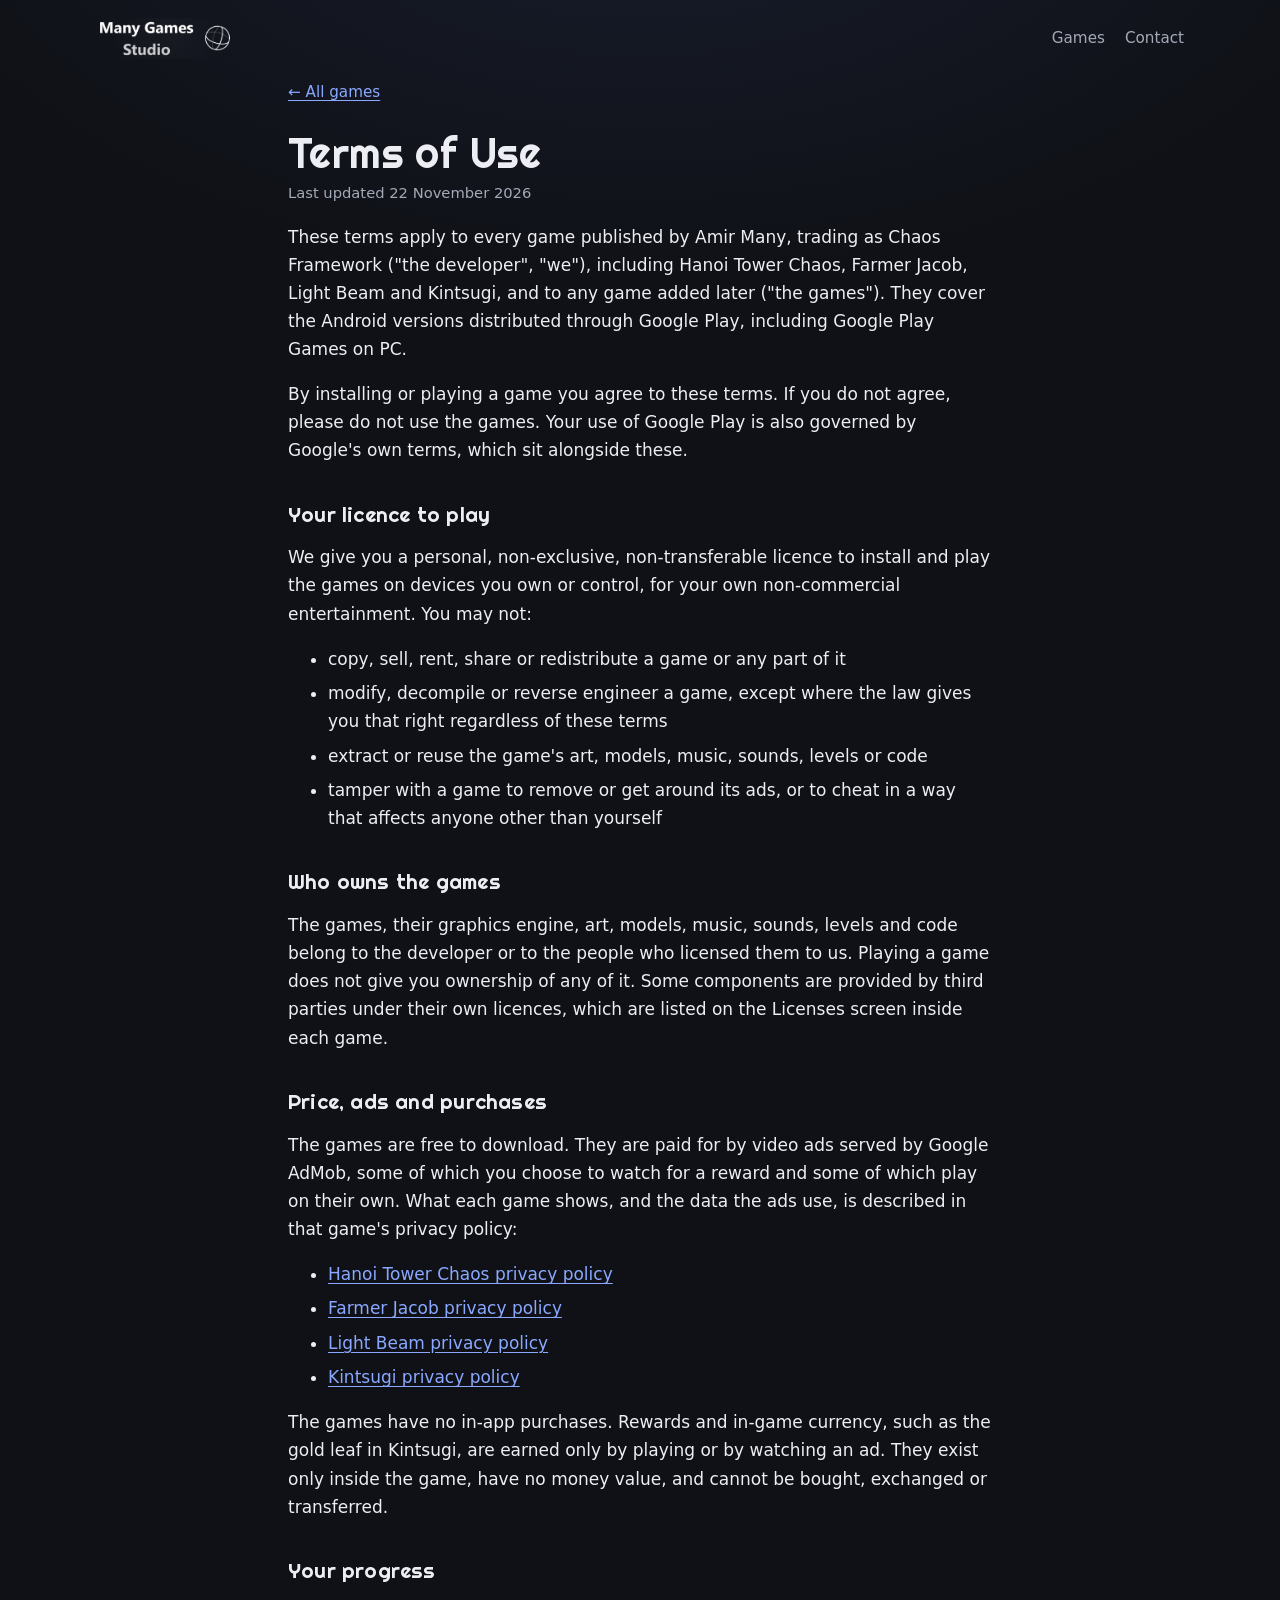
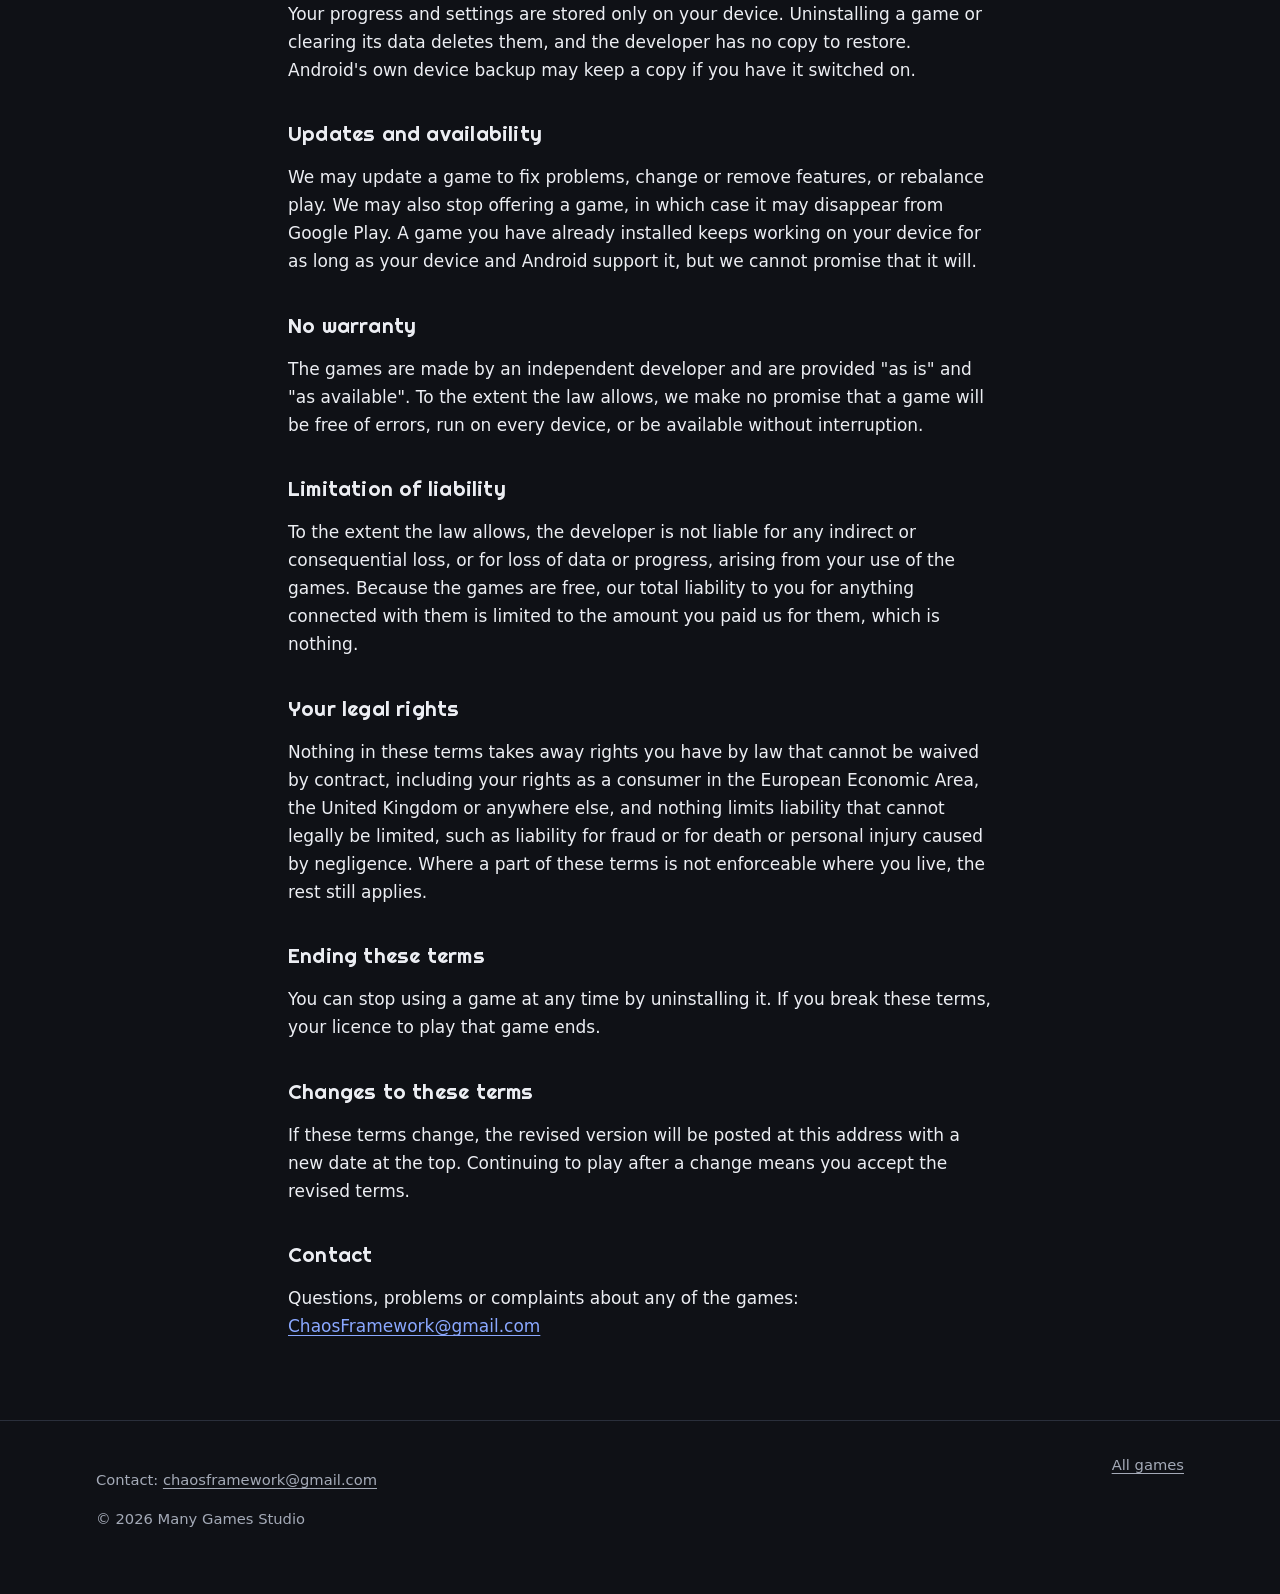
<file: terms.html>
<!doctype html>
<html lang="en">
<head>
    <meta charset="utf-8">
    <meta name="viewport" content="width=device-width, initial-scale=1">
    <title>Terms of Use - Many Games Studio</title>
    <meta name="description" content="Terms of use for all games by Many Games Studio.">
    <link rel="icon" type="image/png" href="assets/favicon.png">
    <link rel="preconnect" href="https://fonts.googleapis.com">
    <link rel="preconnect" href="https://fonts.gstatic.com" crossorigin>
    <link rel="stylesheet" href="https://fonts.googleapis.com/css2?family=Righteous&display=swap">
    <link rel="stylesheet" href="assets/site.css">
</head>
<body>
    <header class="site-header">
        <div class="wrap">
            <a class="site-header__logo" href="./" aria-label="Many Games Studio home"><img src="assets/many-games-logo.png" alt="Many Games Studio" width="672" height="203"></a>
            <nav class="site-nav" aria-label="Main">
                <a href="./#games">Games</a>
                <a href="#contact">Contact</a>
            </nav>
        </div>
    </header>

    <main class="wrap">
        <article class="policy">
            <a class="policy__back" href="./">&larr; All games</a>

            <h1>Terms of Use</h1>
            <p class="updated">Last updated 22 November 2026</p>

            <p>These terms apply to every game published by Amir Many, trading as Chaos Framework ("the developer",
            "we"), including Hanoi Tower Chaos, Farmer Jacob, Light Beam and Kintsugi, and to any game added later
            ("the games"). They cover the Android versions distributed through Google Play, including Google Play Games
            on PC.</p>

            <p>By installing or playing a game you agree to these terms. If you do not agree, please do not use the
            games. Your use of Google Play is also governed by Google's own terms, which sit alongside these.</p>

            <h2>Your licence to play</h2>

            <p>We give you a personal, non-exclusive, non-transferable licence to install and play the games on devices
            you own or control, for your own non-commercial entertainment. You may not:</p>

            <ul>
                <li>copy, sell, rent, share or redistribute a game or any part of it</li>
                <li>modify, decompile or reverse engineer a game, except where the law gives you that right regardless
                    of these terms</li>
                <li>extract or reuse the game's art, models, music, sounds, levels or code</li>
                <li>tamper with a game to remove or get around its ads, or to cheat in a way that affects anyone other
                    than yourself</li>
            </ul>

            <h2>Who owns the games</h2>

            <p>The games, their graphics engine, art, models, music, sounds, levels and code belong to the developer or
            to the people who licensed them to us. Playing a game does not give you ownership of any of it. Some
            components are provided by third parties under their own licences, which are listed on the Licenses screen
            inside each game.</p>

            <h2>Price, ads and purchases</h2>

            <p>The games are free to download. They are paid for by video ads served by Google AdMob, some of which you
            choose to watch for a reward and some of which play on their own. What each game shows, and the data the ads
            use, is described in that game's privacy policy:</p>

            <ul>
                <li><a href="hanoi-tower-chaos/privacy-policy.html">Hanoi Tower Chaos privacy policy</a></li>
                <li><a href="farmer-jacob/privacy-policy.html">Farmer Jacob privacy policy</a></li>
                <li><a href="light-beam/privacy-policy.html">Light Beam privacy policy</a></li>
                <li><a href="kintsugi/privacy-policy.html">Kintsugi privacy policy</a></li>
            </ul>

            <p>The games have no in-app purchases. Rewards and in-game currency, such as the gold leaf in Kintsugi, are
            earned only by playing or by watching an ad. They exist only inside the game, have no money value, and cannot
            be bought, exchanged or transferred.</p>

            <h2>Your progress</h2>

            <p>Your progress and settings are stored only on your device. Uninstalling a game or clearing its data deletes
            them, and the developer has no copy to restore. Android's own device backup may keep a copy if you have it
            switched on.</p>

            <h2>Updates and availability</h2>

            <p>We may update a game to fix problems, change or remove features, or rebalance play. We may also stop
            offering a game, in which case it may disappear from Google Play. A game you have already installed keeps
            working on your device for as long as your device and Android support it, but we cannot promise that it
            will.</p>

            <h2>No warranty</h2>

            <p>The games are made by an independent developer and are provided "as is" and "as available". To the extent
            the law allows, we make no promise that a game will be free of errors, run on every device, or be available
            without interruption.</p>

            <h2>Limitation of liability</h2>

            <p>To the extent the law allows, the developer is not liable for any indirect or consequential loss, or for
            loss of data or progress, arising from your use of the games. Because the games are free, our total liability
            to you for anything connected with them is limited to the amount you paid us for them, which is nothing.</p>

            <h2>Your legal rights</h2>

            <p>Nothing in these terms takes away rights you have by law that cannot be waived by contract, including
            your rights as a consumer in the European Economic Area, the United Kingdom or anywhere else, and nothing
            limits liability that cannot legally be limited, such as liability for fraud or for death or personal injury
            caused by negligence. Where a part of these terms is not enforceable where you live, the rest still
            applies.</p>

            <h2>Ending these terms</h2>

            <p>You can stop using a game at any time by uninstalling it. If you break these terms, your licence to play
            that game ends.</p>

            <h2>Changes to these terms</h2>

            <p>If these terms change, the revised version will be posted at this address with a new date at the top.
            Continuing to play after a change means you accept the revised terms.</p>

            <h2>Contact</h2>

            <p>Questions, problems or complaints about any of the games:
            <a href="mailto:ChaosFramework@gmail.com">ChaosFramework@gmail.com</a></p>
        </article>
    </main>

    <footer class="site-footer" id="contact">
        <div class="wrap">
            <div>
                <p>Contact: <a href="mailto:chaosframework@gmail.com">chaosframework@gmail.com</a></p>
                <p>&copy; 2026 Many Games Studio</p>
            </div>
            <ul>
                <li><a href="./">All games</a></li>
            </ul>
        </div>
    </footer>
</body>
</html>
</file>
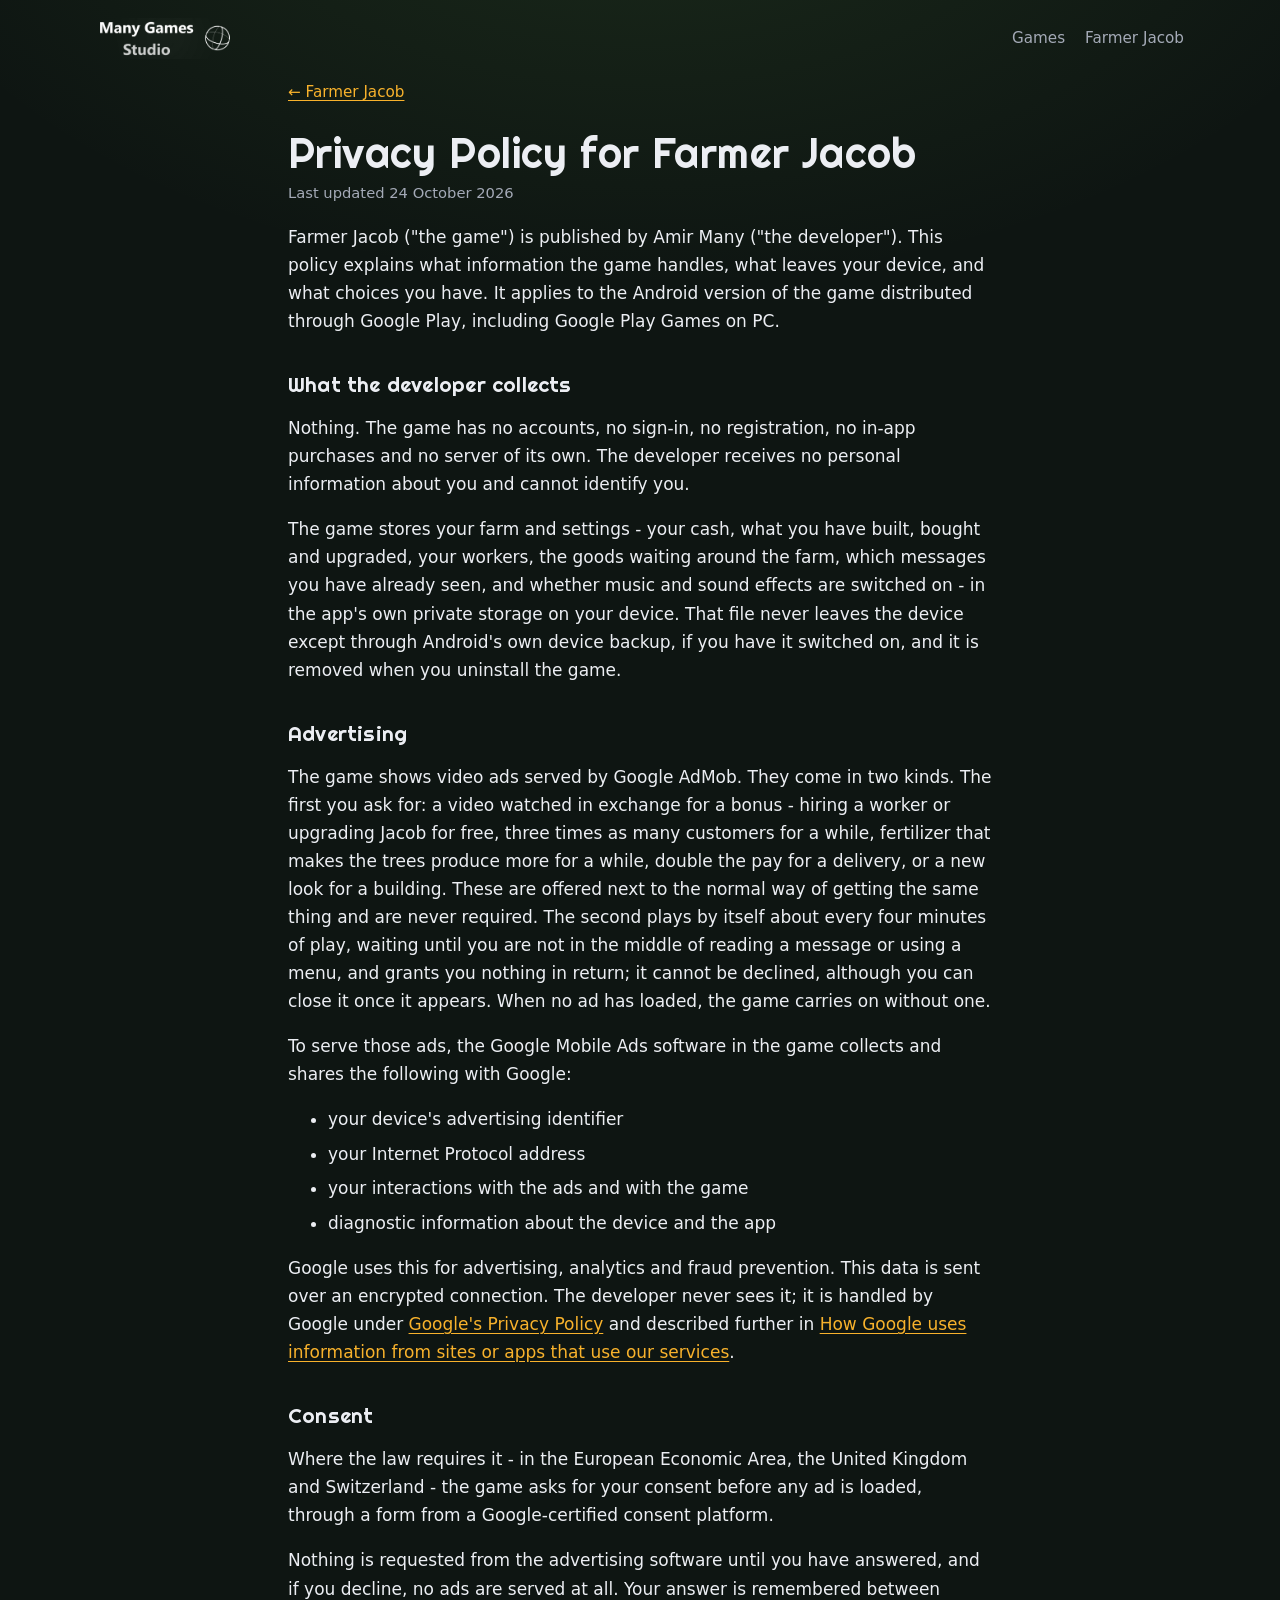
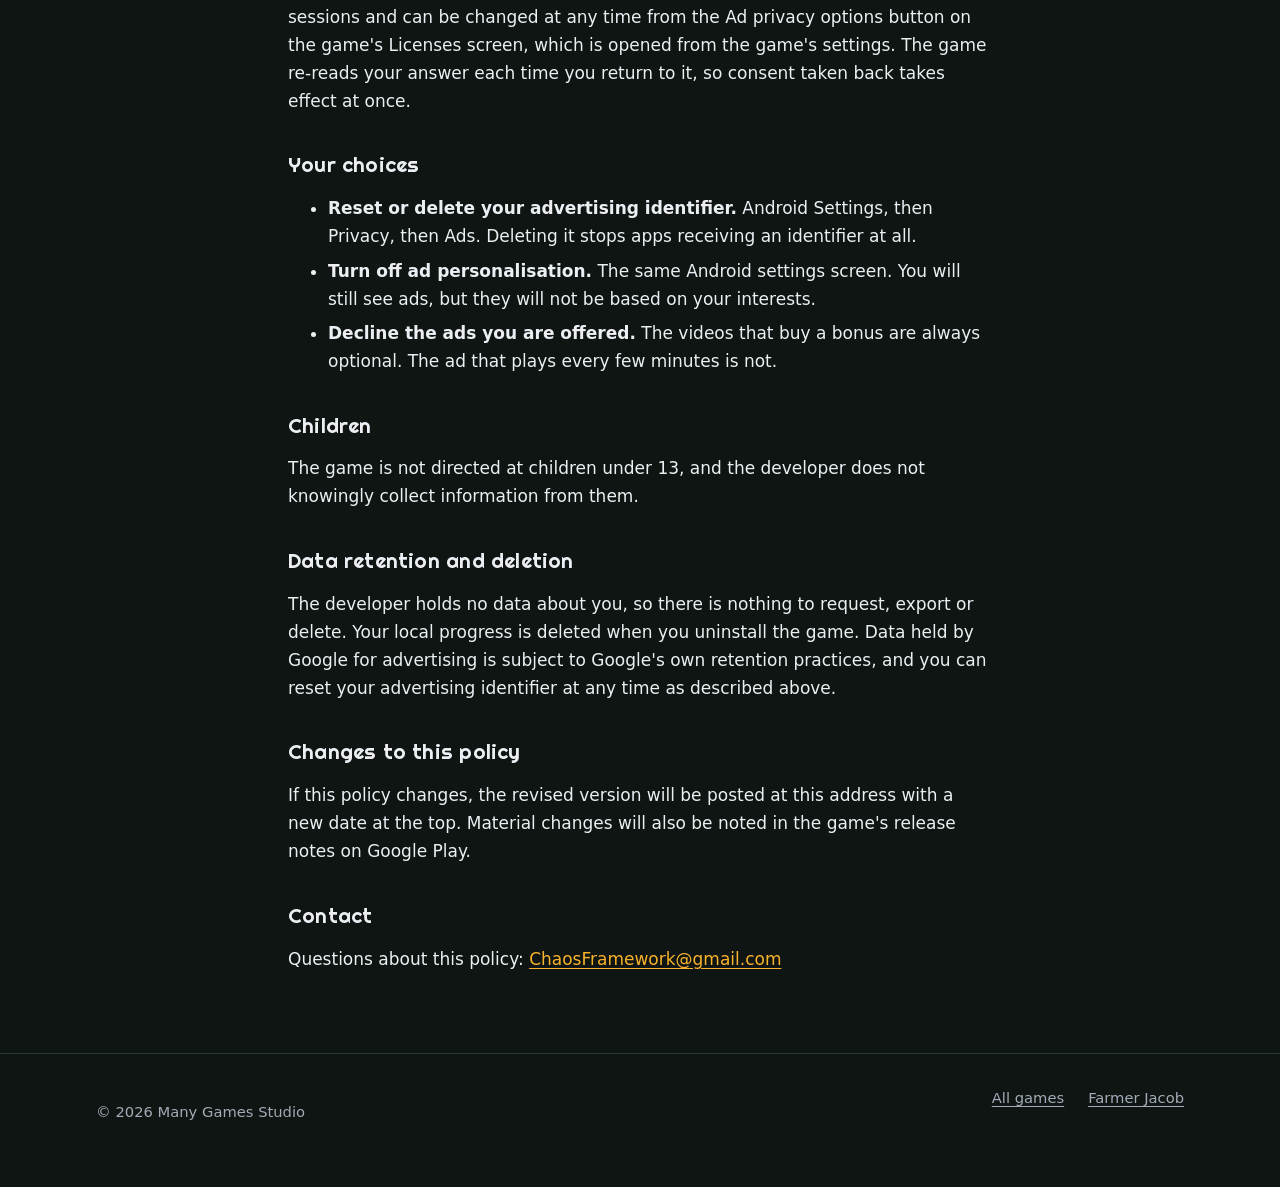
<file: farmer-jacob/privacy-policy.html>
<!doctype html>
<html lang="en">
<head>
    <meta charset="utf-8">
    <meta name="viewport" content="width=device-width, initial-scale=1">
    <title>Farmer Jacob - Privacy Policy</title>
    <meta name="description" content="Privacy policy for Farmer Jacob by Many Games Studio.">
    <link rel="icon" type="image/png" href="images/icon.png">
    <link rel="preconnect" href="https://fonts.googleapis.com">
    <link rel="preconnect" href="https://fonts.gstatic.com" crossorigin>
    <link rel="stylesheet" href="https://fonts.googleapis.com/css2?family=Righteous&display=swap">
    <link rel="stylesheet" href="../assets/site.css">
</head>
<body class="theme-farmer">
    <header class="site-header">
        <div class="wrap">
            <a class="site-header__logo" href="../" aria-label="Many Games Studio home"><img src="../assets/many-games-logo.png" alt="Many Games Studio" width="672" height="203"></a>
            <nav class="site-nav" aria-label="Main">
                <a href="../#games">Games</a>
                <a href="./">Farmer Jacob</a>
            </nav>
        </div>
    </header>

    <main class="wrap">
        <article class="policy">
            <a class="policy__back" href="./">&larr; Farmer Jacob</a>

            <h1>Privacy Policy for Farmer Jacob</h1>
            <p class="updated">Last updated 24 October 2026</p>

            <p>Farmer Jacob ("the game") is published by Amir Many ("the developer"). This policy explains what
            information the game handles, what leaves your device, and what choices you have. It applies to the Android
            version of the game distributed through Google Play, including Google Play Games on PC.</p>

            <h2>What the developer collects</h2>

            <p>Nothing. The game has no accounts, no sign-in, no registration, no in-app purchases and no server of its
            own. The developer receives no personal information about you and cannot identify you.</p>

            <p>The game stores your farm and settings - your cash, what you have built, bought and upgraded, your
            workers, the goods waiting around the farm, which messages you have already seen, and whether music and sound
            effects are switched on - in the app's own private storage on your device. That file never leaves the device
            except through Android's own device backup, if you have it switched on, and it is removed when you uninstall
            the game.</p>

            <h2>Advertising</h2>

            <p>The game shows video ads served by Google AdMob. They come in two kinds. The first you ask for: a video
            watched in exchange for a bonus - hiring a worker or upgrading Jacob for free, three times as many customers
            for a while, fertilizer that makes the trees produce more for a while, double the pay for a delivery, or a new
            look for a building. These are offered next to the normal way of getting the same thing and are never
            required. The second plays by itself about every four minutes of play, waiting until you are not in the
            middle of reading a message or using a menu, and grants you nothing in return; it cannot be declined,
            although you can close it once it appears. When no ad has loaded, the game carries on without one.</p>

            <p>To serve those ads, the Google Mobile Ads software in the game collects and shares the following with
            Google:</p>

            <ul>
                <li>your device's advertising identifier</li>
                <li>your Internet Protocol address</li>
                <li>your interactions with the ads and with the game</li>
                <li>diagnostic information about the device and the app</li>
            </ul>

            <p>Google uses this for advertising, analytics and fraud prevention. This data is sent over an encrypted
            connection. The developer never sees it; it is handled by Google under
            <a href="https://policies.google.com/privacy">Google's Privacy Policy</a> and described further in
            <a href="https://policies.google.com/technologies/partner-sites">How Google uses information from sites or
            apps that use our services</a>.</p>

            <h2>Consent</h2>

            <p>Where the law requires it - in the European Economic Area, the United Kingdom and Switzerland - the game
            asks for your consent before any ad is loaded, through a form from a Google-certified consent platform.</p>

            <p>Nothing is requested from the advertising software until you have answered, and if you decline, no ads are
            served at all. Your answer is remembered between sessions and can be changed at any time from the Ad privacy
            options button on the game's Licenses screen, which is opened from the game's settings. The game re-reads
            your answer each time you return to it, so consent taken back takes effect at once.</p>

            <h2>Your choices</h2>

            <ul>
                <li><strong>Reset or delete your advertising identifier.</strong> Android Settings, then Privacy, then
                    Ads. Deleting it stops apps receiving an identifier at all.</li>
                <li><strong>Turn off ad personalisation.</strong> The same Android settings screen. You will still see
                    ads, but they will not be based on your interests.</li>
                <li><strong>Decline the ads you are offered.</strong> The videos that buy a bonus are always optional.
                    The ad that plays every few minutes is not.</li>
            </ul>

            <h2>Children</h2>

            <p>The game is not directed at children under 13, and the developer does not knowingly collect information
            from them.</p>

            <h2>Data retention and deletion</h2>

            <p>The developer holds no data about you, so there is nothing to request, export or delete. Your local
            progress is deleted when you uninstall the game. Data held by Google for advertising is subject to Google's
            own retention practices, and you can reset your advertising identifier at any time as described above.</p>

            <h2>Changes to this policy</h2>

            <p>If this policy changes, the revised version will be posted at this address with a new date at the top.
            Material changes will also be noted in the game's release notes on Google Play.</p>

            <h2>Contact</h2>

            <p>Questions about this policy: <a href="mailto:ChaosFramework@gmail.com">ChaosFramework@gmail.com</a></p>
        </article>
    </main>

    <footer class="site-footer">
        <div class="wrap">
            <p>&copy; 2026 Many Games Studio</p>
            <ul>
                <li><a href="../">All games</a></li>
                <li><a href="./">Farmer Jacob</a></li>
            </ul>
        </div>
    </footer>
</body>
</html>
</file>
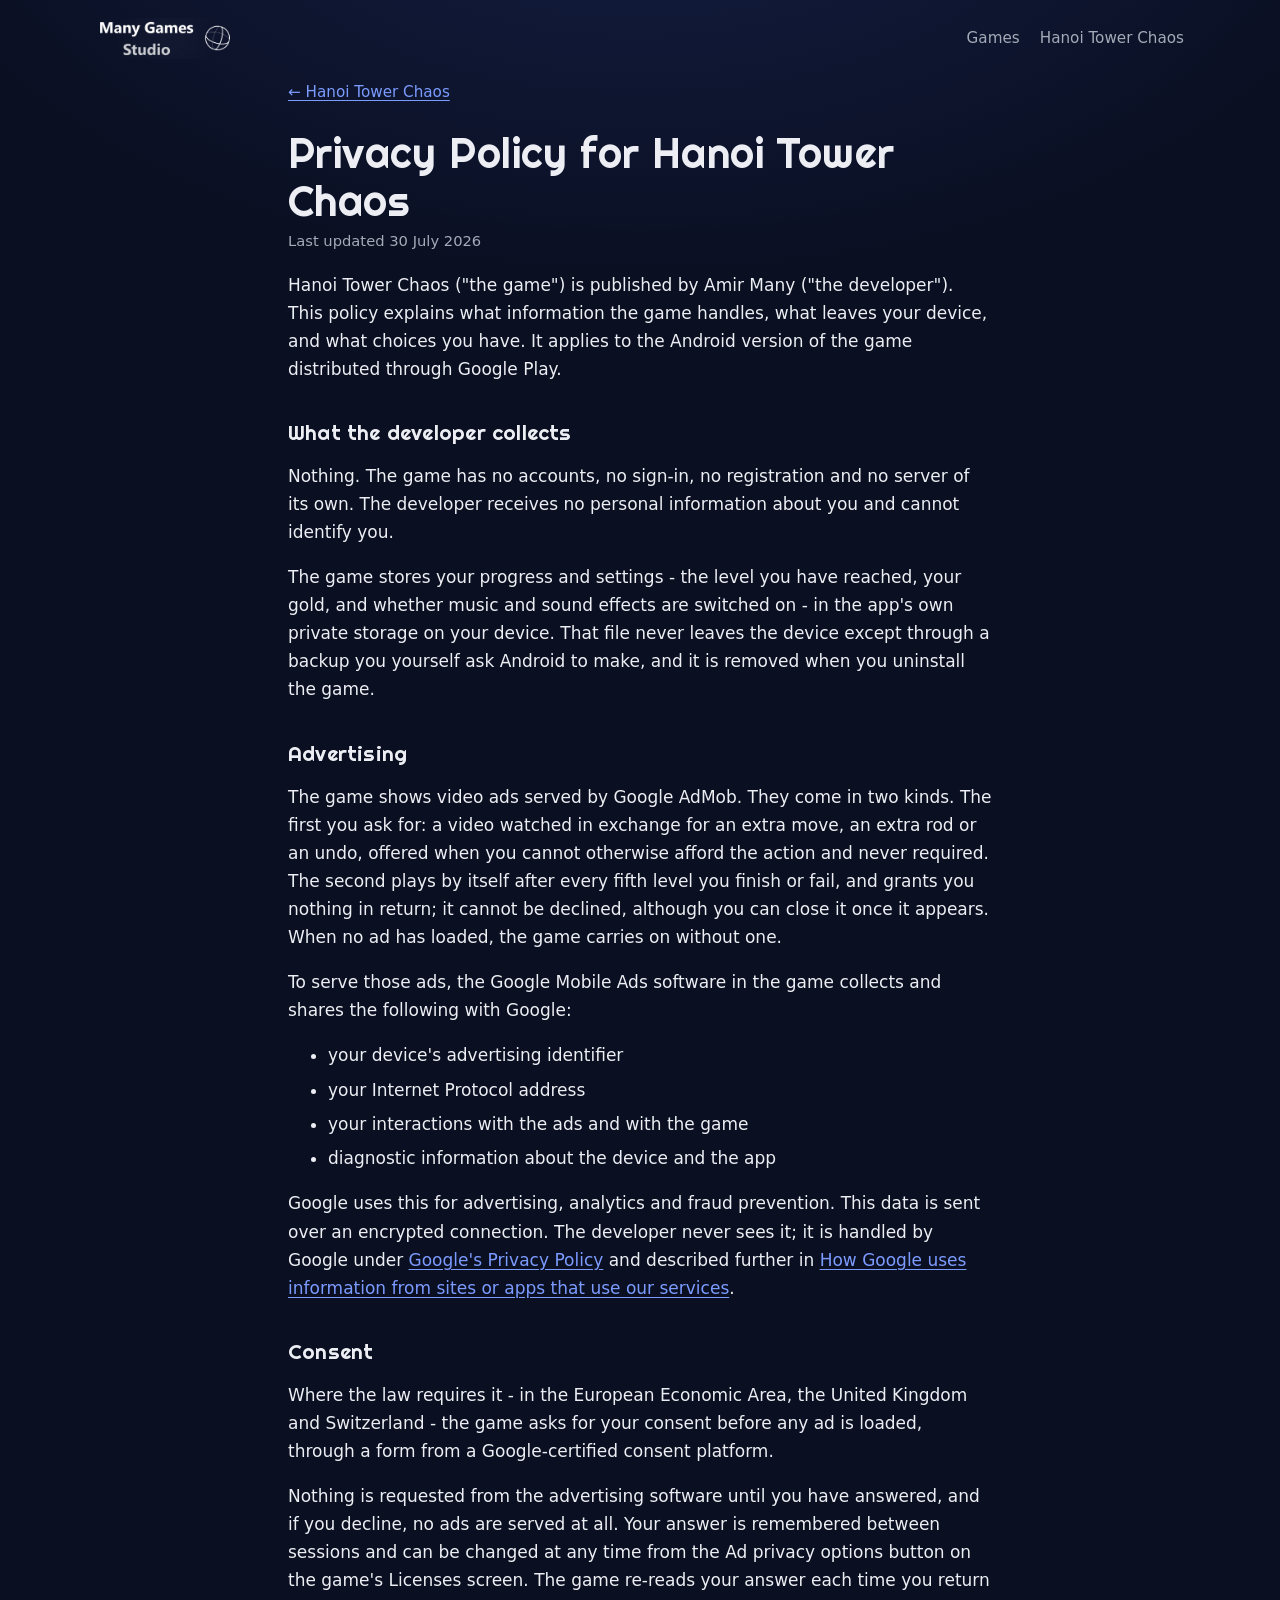
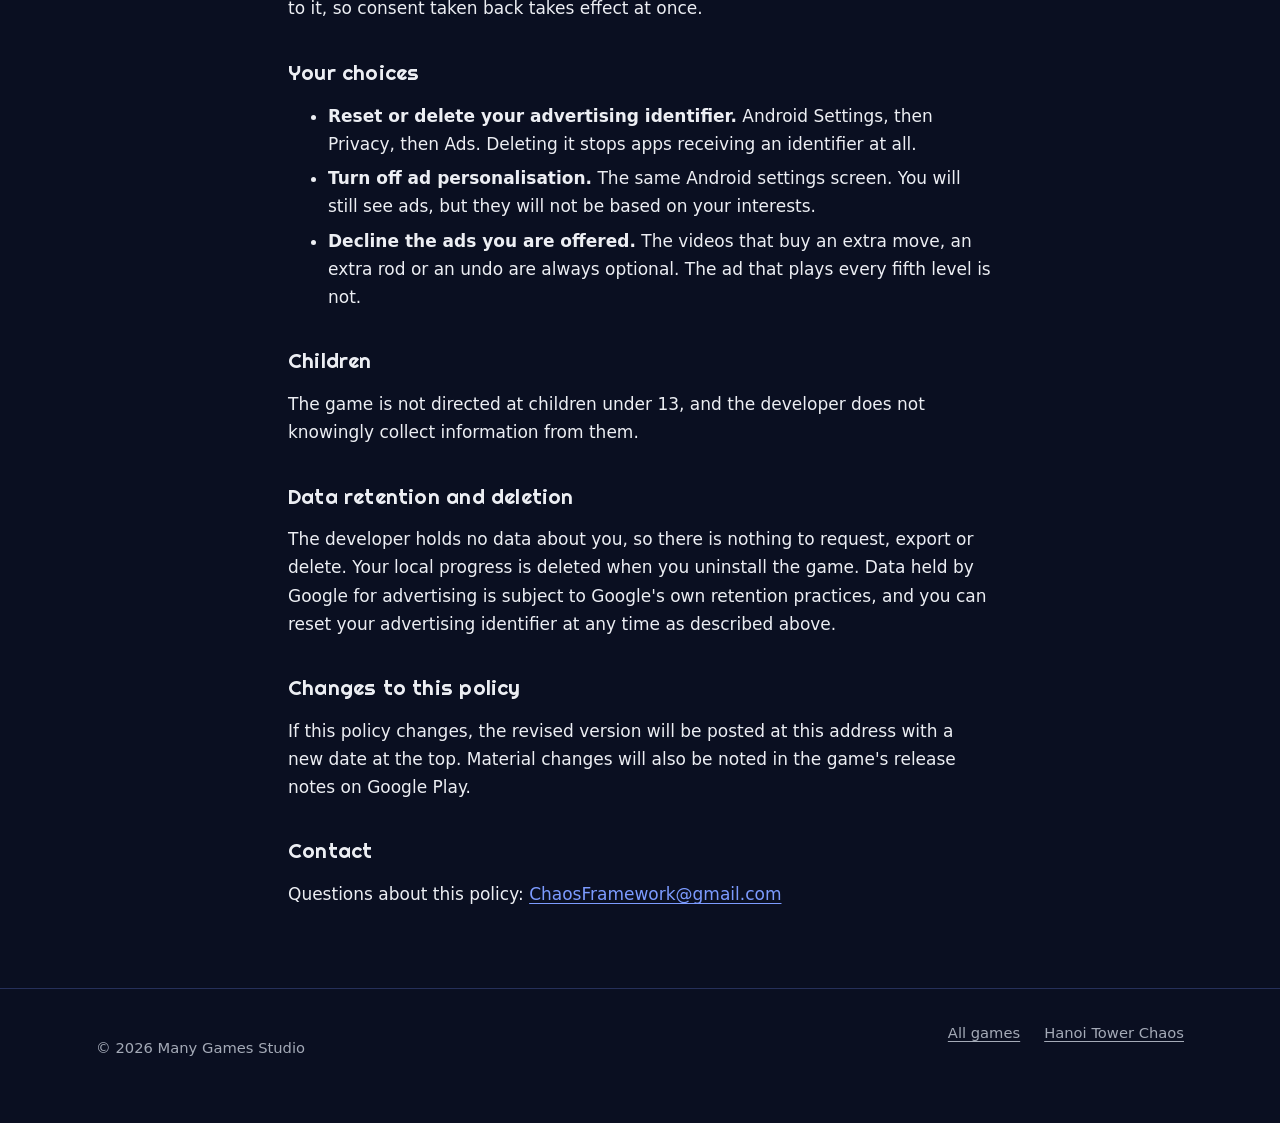
<file: hanoi-tower-chaos/privacy-policy.html>
<!doctype html>
<html lang="en">
<head>
    <meta charset="utf-8">
    <meta name="viewport" content="width=device-width, initial-scale=1">
    <title>Hanoi Tower Chaos - Privacy Policy</title>
    <meta name="description" content="Privacy policy for Hanoi Tower Chaos by Many Games Studio.">
    <link rel="icon" type="image/png" href="images/icon.png">
    <link rel="preconnect" href="https://fonts.googleapis.com">
    <link rel="preconnect" href="https://fonts.gstatic.com" crossorigin>
    <link rel="stylesheet" href="https://fonts.googleapis.com/css2?family=Righteous&display=swap">
    <link rel="stylesheet" href="../assets/site.css">
</head>
<body class="theme-hanoi">
    <header class="site-header">
        <div class="wrap">
            <a class="site-header__logo" href="../" aria-label="Many Games Studio home"><img src="../assets/many-games-logo.png" alt="Many Games Studio" width="672" height="203"></a>
            <nav class="site-nav" aria-label="Main">
                <a href="../#games">Games</a>
                <a href="./">Hanoi Tower Chaos</a>
            </nav>
        </div>
    </header>

    <main class="wrap">
        <article class="policy">
            <a class="policy__back" href="./">&larr; Hanoi Tower Chaos</a>

            <h1>Privacy Policy for Hanoi Tower Chaos</h1>
            <p class="updated">Last updated 30 July 2026</p>

            <p>Hanoi Tower Chaos ("the game") is published by Amir Many ("the developer"). This policy explains what
            information the game handles, what leaves your device, and what choices you have. It applies to the Android
            version of the game distributed through Google Play.</p>

            <h2>What the developer collects</h2>

            <p>Nothing. The game has no accounts, no sign-in, no registration and no server of its own. The developer
            receives no personal information about you and cannot identify you.</p>

            <p>The game stores your progress and settings - the level you have reached, your gold, and whether music and
            sound effects are switched on - in the app's own private storage on your device. That file never leaves the
            device except through a backup you yourself ask Android to make, and it is removed when you uninstall the
            game.</p>

            <h2>Advertising</h2>

            <p>The game shows video ads served by Google AdMob. They come in two kinds. The first you ask for: a video
            watched in exchange for an extra move, an extra rod or an undo, offered when you cannot otherwise afford the
            action and never required. The second plays by itself after every fifth level you finish or fail, and grants
            you nothing in return; it cannot be declined, although you can close it once it appears. When no ad has
            loaded, the game carries on without one.</p>

            <p>To serve those ads, the Google Mobile Ads software in the game collects and shares the following with
            Google:</p>

            <ul>
                <li>your device's advertising identifier</li>
                <li>your Internet Protocol address</li>
                <li>your interactions with the ads and with the game</li>
                <li>diagnostic information about the device and the app</li>
            </ul>

            <p>Google uses this for advertising, analytics and fraud prevention. This data is sent over an encrypted
            connection. The developer never sees it; it is handled by Google under
            <a href="https://policies.google.com/privacy">Google's Privacy Policy</a> and described further in
            <a href="https://policies.google.com/technologies/partner-sites">How Google uses information from sites or
            apps that use our services</a>.</p>

            <h2>Consent</h2>

            <p>Where the law requires it - in the European Economic Area, the United Kingdom and Switzerland - the game
            asks for your consent before any ad is loaded, through a form from a Google-certified consent platform.</p>

            <p>Nothing is requested from the advertising software until you have answered, and if you decline, no ads are
            served at all. Your answer is remembered between sessions and can be changed at any time from the Ad privacy
            options button on the game's Licenses screen. The game re-reads your answer each time you return to it, so
            consent taken back takes effect at once.</p>

            <h2>Your choices</h2>

            <ul>
                <li><strong>Reset or delete your advertising identifier.</strong> Android Settings, then Privacy, then
                    Ads. Deleting it stops apps receiving an identifier at all.</li>
                <li><strong>Turn off ad personalisation.</strong> The same Android settings screen. You will still see
                    ads, but they will not be based on your interests.</li>
                <li><strong>Decline the ads you are offered.</strong> The videos that buy an extra move, an extra rod or
                    an undo are always optional. The ad that plays every fifth level is not.</li>
            </ul>

            <h2>Children</h2>

            <p>The game is not directed at children under 13, and the developer does not knowingly collect information
            from them.</p>

            <h2>Data retention and deletion</h2>

            <p>The developer holds no data about you, so there is nothing to request, export or delete. Your local
            progress is deleted when you uninstall the game. Data held by Google for advertising is subject to Google's
            own retention practices, and you can reset your advertising identifier at any time as described above.</p>

            <h2>Changes to this policy</h2>

            <p>If this policy changes, the revised version will be posted at this address with a new date at the top.
            Material changes will also be noted in the game's release notes on Google Play.</p>

            <h2>Contact</h2>

            <p>Questions about this policy: <a href="mailto:ChaosFramework@gmail.com">ChaosFramework@gmail.com</a></p>
        </article>
    </main>

    <footer class="site-footer">
        <div class="wrap">
            <p>&copy; 2026 Many Games Studio</p>
            <ul>
                <li><a href="../">All games</a></li>
                <li><a href="./">Hanoi Tower Chaos</a></li>
            </ul>
        </div>
    </footer>
</body>
</html>
</file>
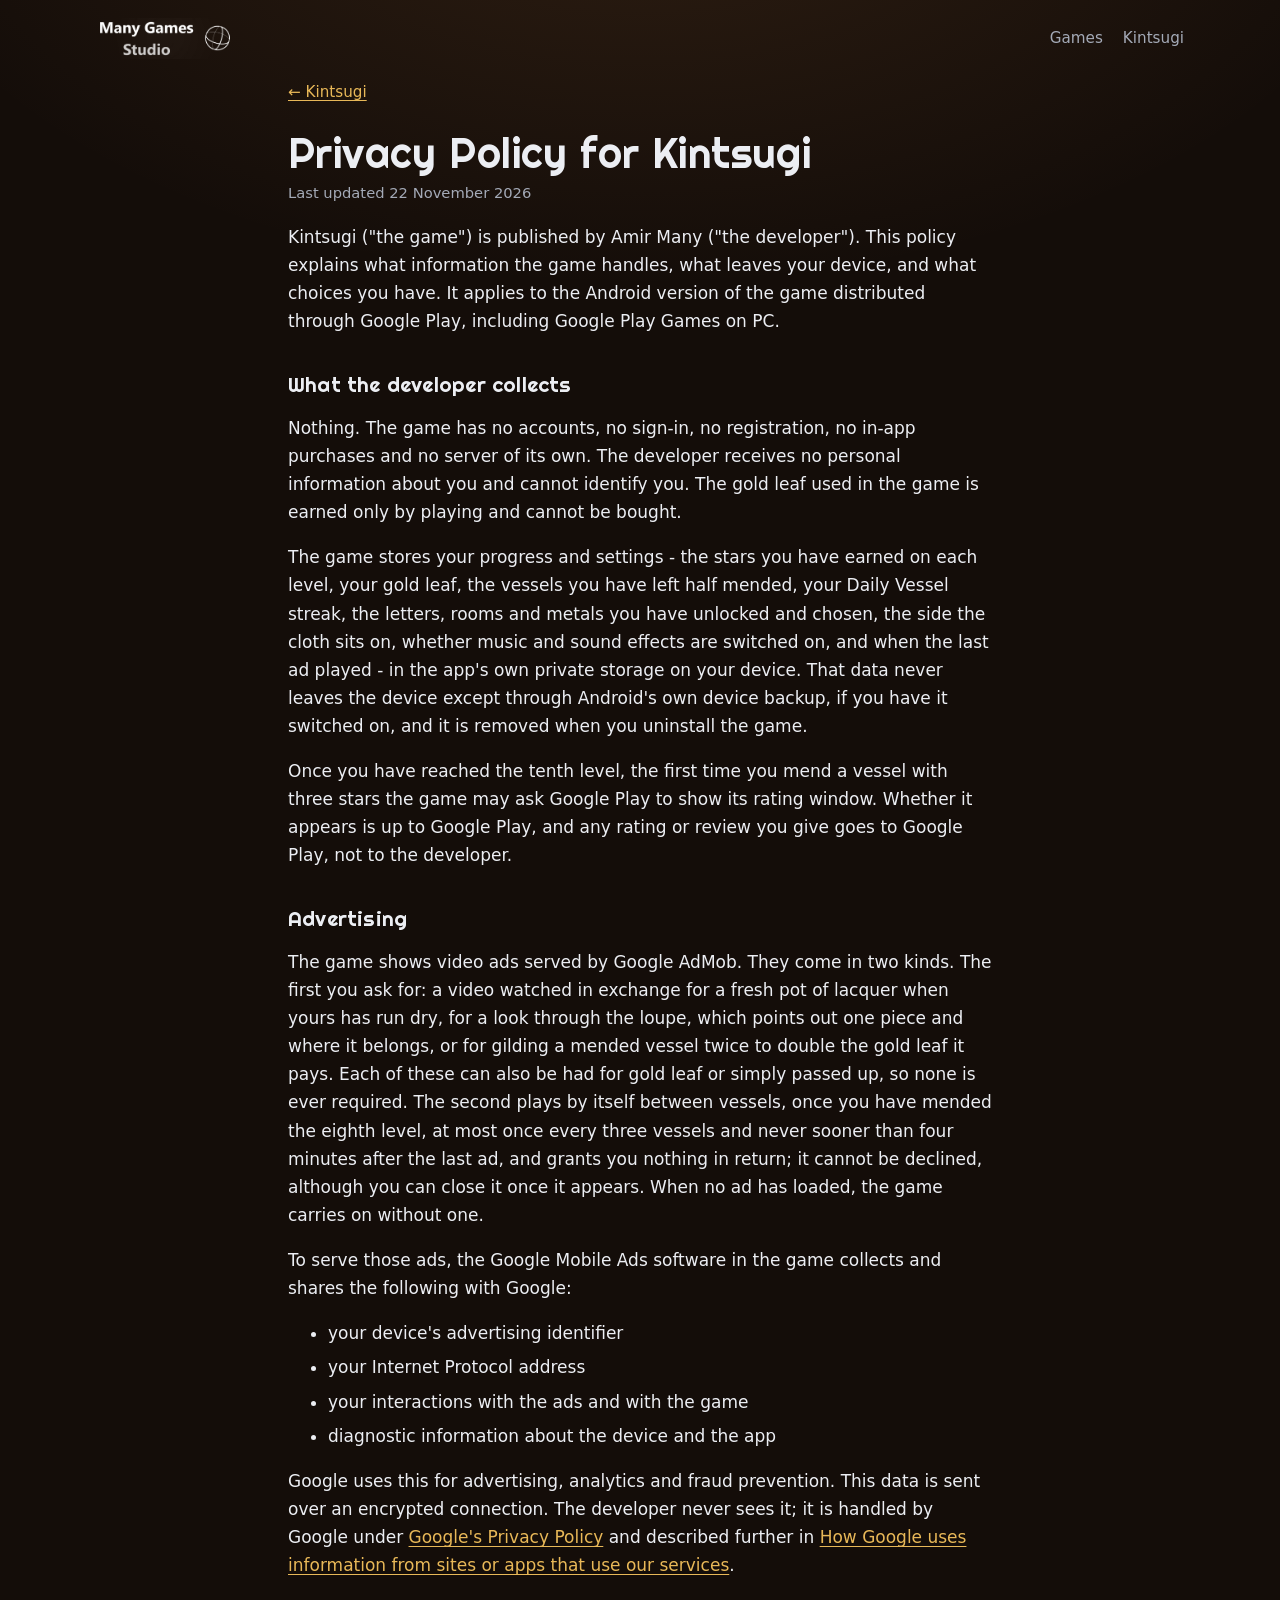
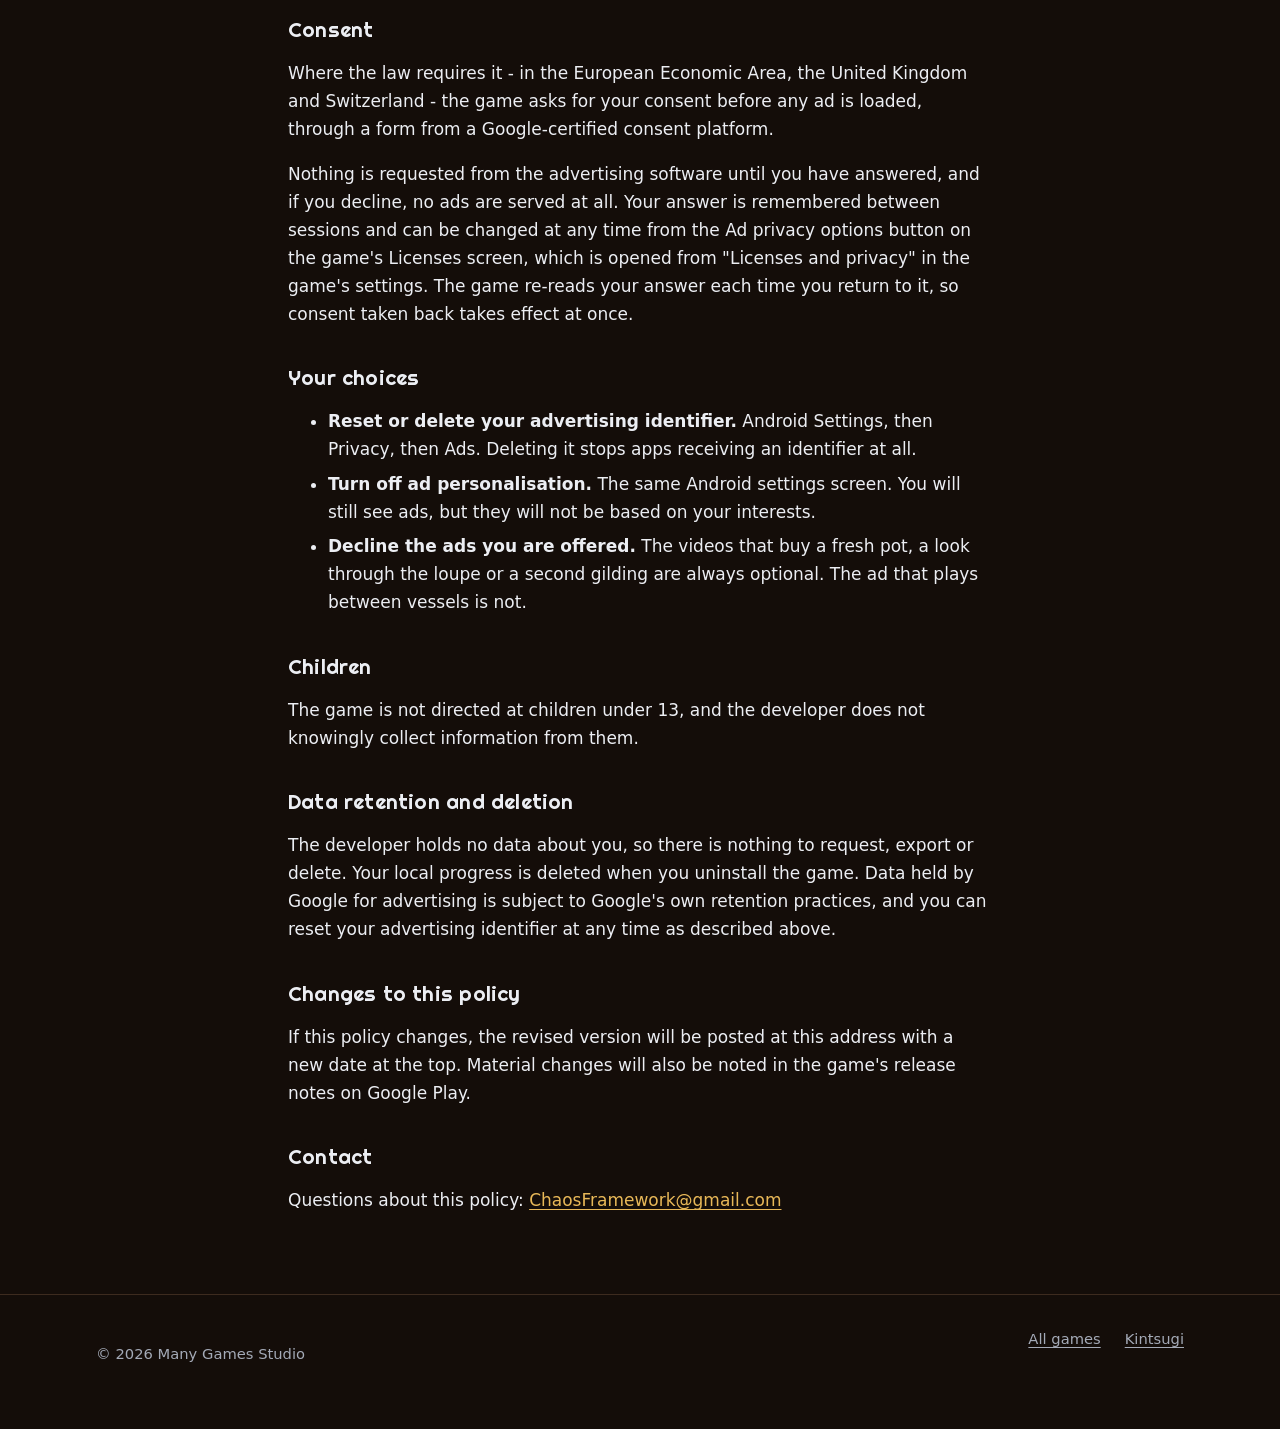
<file: kintsugi/privacy-policy.html>
<!doctype html>
<html lang="en">
<head>
    <meta charset="utf-8">
    <meta name="viewport" content="width=device-width, initial-scale=1">
    <title>Kintsugi - Privacy Policy</title>
    <meta name="description" content="Privacy policy for Kintsugi by Many Games Studio.">
    <link rel="icon" type="image/png" href="images/icon.png">
    <link rel="preconnect" href="https://fonts.googleapis.com">
    <link rel="preconnect" href="https://fonts.gstatic.com" crossorigin>
    <link rel="stylesheet" href="https://fonts.googleapis.com/css2?family=Righteous&display=swap">
    <link rel="stylesheet" href="../assets/site.css">
</head>
<body class="theme-kintsugi">
    <header class="site-header">
        <div class="wrap">
            <a class="site-header__logo" href="../" aria-label="Many Games Studio home"><img src="../assets/many-games-logo.png" alt="Many Games Studio" width="672" height="203"></a>
            <nav class="site-nav" aria-label="Main">
                <a href="../#games">Games</a>
                <a href="./">Kintsugi</a>
            </nav>
        </div>
    </header>

    <main class="wrap">
        <article class="policy">
            <a class="policy__back" href="./">&larr; Kintsugi</a>

            <h1>Privacy Policy for Kintsugi</h1>
            <p class="updated">Last updated 22 November 2026</p>

            <p>Kintsugi ("the game") is published by Amir Many ("the developer"). This policy explains what information
            the game handles, what leaves your device, and what choices you have. It applies to the Android version of the
            game distributed through Google Play, including Google Play Games on PC.</p>

            <h2>What the developer collects</h2>

            <p>Nothing. The game has no accounts, no sign-in, no registration, no in-app purchases and no server of its
            own. The developer receives no personal information about you and cannot identify you. The gold leaf used in
            the game is earned only by playing and cannot be bought.</p>

            <p>The game stores your progress and settings - the stars you have earned on each level, your gold leaf, the
            vessels you have left half mended, your Daily Vessel streak, the letters, rooms and metals you have unlocked
            and chosen, the side the cloth sits on, whether music and sound effects are switched on, and when the last ad
            played - in the app's own private storage on your device. That data never leaves the device except through
            Android's own device backup, if you have it switched on, and it is removed when you uninstall the game.</p>

            <p>Once you have reached the tenth level, the first time you mend a vessel with three stars the game may ask
            Google Play to show its rating window. Whether it appears is up to Google Play, and any rating or review you
            give goes to Google Play, not to the developer.</p>

            <h2>Advertising</h2>

            <p>The game shows video ads served by Google AdMob. They come in two kinds. The first you ask for: a video
            watched in exchange for a fresh pot of lacquer when yours has run dry, for a look through the loupe, which
            points out one piece and where it belongs, or for gilding a mended vessel twice to double the gold leaf it
            pays. Each of these can also be had for gold leaf or simply passed up, so none is ever required. The second
            plays by itself between vessels, once you have mended the eighth level, at most once every three vessels and
            never sooner than four minutes after the last ad, and grants you nothing in return; it cannot be declined,
            although you can close it once it appears. When no ad has loaded, the game carries on without one.</p>

            <p>To serve those ads, the Google Mobile Ads software in the game collects and shares the following with
            Google:</p>

            <ul>
                <li>your device's advertising identifier</li>
                <li>your Internet Protocol address</li>
                <li>your interactions with the ads and with the game</li>
                <li>diagnostic information about the device and the app</li>
            </ul>

            <p>Google uses this for advertising, analytics and fraud prevention. This data is sent over an encrypted
            connection. The developer never sees it; it is handled by Google under
            <a href="https://policies.google.com/privacy">Google's Privacy Policy</a> and described further in
            <a href="https://policies.google.com/technologies/partner-sites">How Google uses information from sites or
            apps that use our services</a>.</p>

            <h2>Consent</h2>

            <p>Where the law requires it - in the European Economic Area, the United Kingdom and Switzerland - the game
            asks for your consent before any ad is loaded, through a form from a Google-certified consent platform.</p>

            <p>Nothing is requested from the advertising software until you have answered, and if you decline, no ads are
            served at all. Your answer is remembered between sessions and can be changed at any time from the Ad privacy
            options button on the game's Licenses screen, which is opened from "Licenses and privacy" in the game's
            settings. The game re-reads your answer each time you return to it, so consent taken back takes effect at
            once.</p>

            <h2>Your choices</h2>

            <ul>
                <li><strong>Reset or delete your advertising identifier.</strong> Android Settings, then Privacy, then
                    Ads. Deleting it stops apps receiving an identifier at all.</li>
                <li><strong>Turn off ad personalisation.</strong> The same Android settings screen. You will still see
                    ads, but they will not be based on your interests.</li>
                <li><strong>Decline the ads you are offered.</strong> The videos that buy a fresh pot, a look through the
                    loupe or a second gilding are always optional. The ad that plays between vessels is not.</li>
            </ul>

            <h2>Children</h2>

            <p>The game is not directed at children under 13, and the developer does not knowingly collect information
            from them.</p>

            <h2>Data retention and deletion</h2>

            <p>The developer holds no data about you, so there is nothing to request, export or delete. Your local
            progress is deleted when you uninstall the game. Data held by Google for advertising is subject to Google's
            own retention practices, and you can reset your advertising identifier at any time as described above.</p>

            <h2>Changes to this policy</h2>

            <p>If this policy changes, the revised version will be posted at this address with a new date at the top.
            Material changes will also be noted in the game's release notes on Google Play.</p>

            <h2>Contact</h2>

            <p>Questions about this policy: <a href="mailto:ChaosFramework@gmail.com">ChaosFramework@gmail.com</a></p>
        </article>
    </main>

    <footer class="site-footer">
        <div class="wrap">
            <p>&copy; 2026 Many Games Studio</p>
            <ul>
                <li><a href="../">All games</a></li>
                <li><a href="./">Kintsugi</a></li>
            </ul>
        </div>
    </footer>
</body>
</html>
</file>
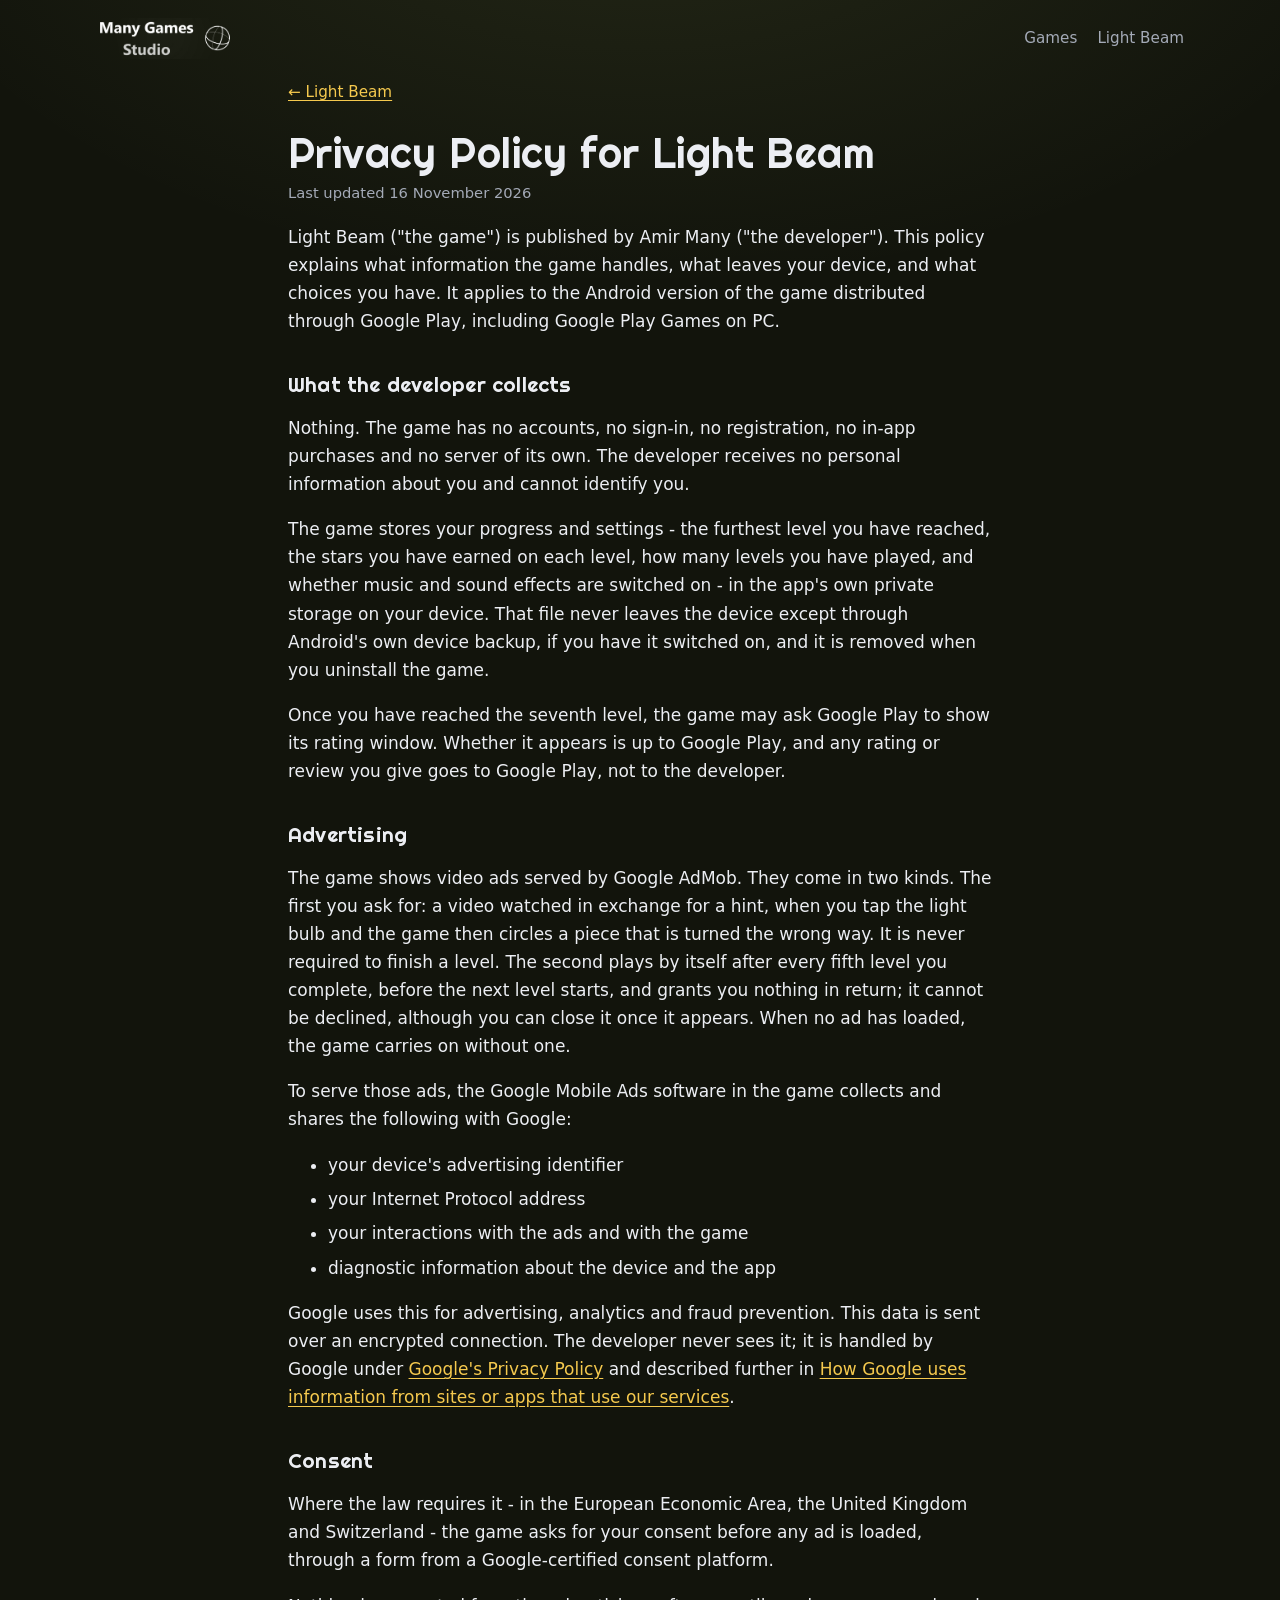
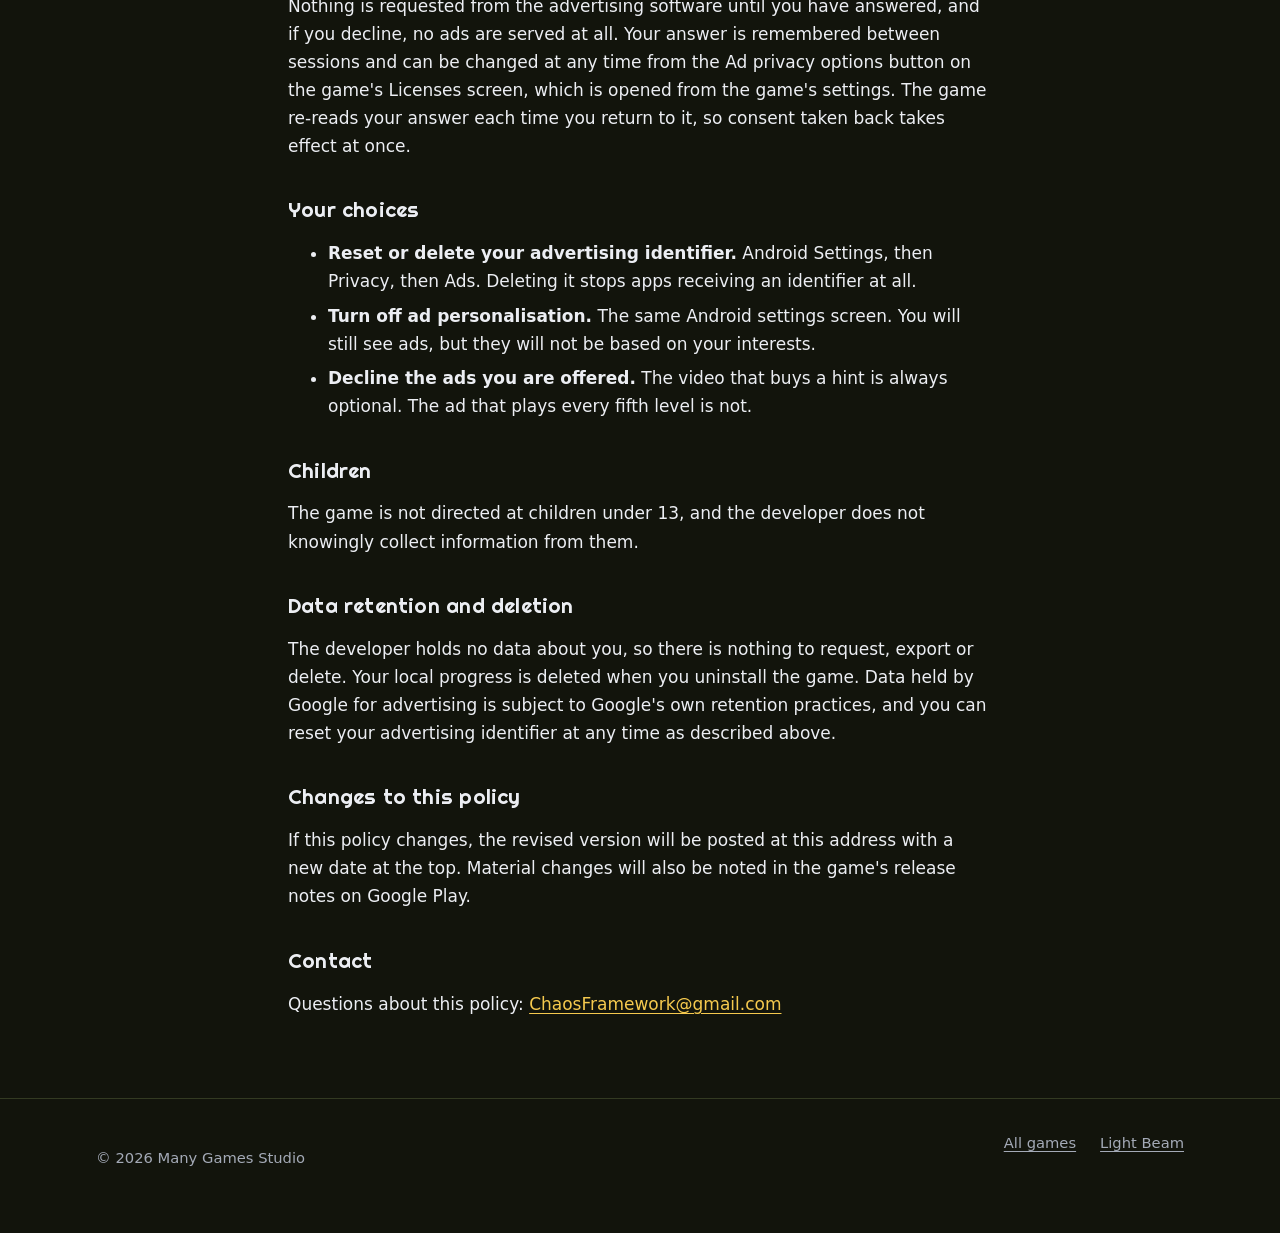
<file: light-beam/privacy-policy.html>
<!doctype html>
<html lang="en">
<head>
    <meta charset="utf-8">
    <meta name="viewport" content="width=device-width, initial-scale=1">
    <title>Light Beam - Privacy Policy</title>
    <meta name="description" content="Privacy policy for Light Beam by Many Games Studio.">
    <link rel="icon" type="image/png" href="images/icon.png">
    <link rel="preconnect" href="https://fonts.googleapis.com">
    <link rel="preconnect" href="https://fonts.gstatic.com" crossorigin>
    <link rel="stylesheet" href="https://fonts.googleapis.com/css2?family=Righteous&display=swap">
    <link rel="stylesheet" href="../assets/site.css">
</head>
<body class="theme-beam">
    <header class="site-header">
        <div class="wrap">
            <a class="site-header__logo" href="../" aria-label="Many Games Studio home"><img src="../assets/many-games-logo.png" alt="Many Games Studio" width="672" height="203"></a>
            <nav class="site-nav" aria-label="Main">
                <a href="../#games">Games</a>
                <a href="./">Light Beam</a>
            </nav>
        </div>
    </header>

    <main class="wrap">
        <article class="policy">
            <a class="policy__back" href="./">&larr; Light Beam</a>

            <h1>Privacy Policy for Light Beam</h1>
            <p class="updated">Last updated 16 November 2026</p>

            <p>Light Beam ("the game") is published by Amir Many ("the developer"). This policy explains what information
            the game handles, what leaves your device, and what choices you have. It applies to the Android version of the
            game distributed through Google Play, including Google Play Games on PC.</p>

            <h2>What the developer collects</h2>

            <p>Nothing. The game has no accounts, no sign-in, no registration, no in-app purchases and no server of its
            own. The developer receives no personal information about you and cannot identify you.</p>

            <p>The game stores your progress and settings - the furthest level you have reached, the stars you have earned
            on each level, how many levels you have played, and whether music and sound effects are switched on - in the
            app's own private storage on your device. That file never leaves the device except through Android's own device
            backup, if you have it switched on, and it is removed when you uninstall the game.</p>

            <p>Once you have reached the seventh level, the game may ask Google Play to show its rating window. Whether it
            appears is up to Google Play, and any rating or review you give goes to Google Play, not to the developer.</p>

            <h2>Advertising</h2>

            <p>The game shows video ads served by Google AdMob. They come in two kinds. The first you ask for: a video
            watched in exchange for a hint, when you tap the light bulb and the game then circles a piece that is turned the
            wrong way. It is never required to finish a level. The second plays by itself after every fifth level you
            complete, before the next level starts, and grants you nothing in return; it cannot be declined, although you
            can close it once it appears. When no ad has loaded, the game carries on without one.</p>

            <p>To serve those ads, the Google Mobile Ads software in the game collects and shares the following with
            Google:</p>

            <ul>
                <li>your device's advertising identifier</li>
                <li>your Internet Protocol address</li>
                <li>your interactions with the ads and with the game</li>
                <li>diagnostic information about the device and the app</li>
            </ul>

            <p>Google uses this for advertising, analytics and fraud prevention. This data is sent over an encrypted
            connection. The developer never sees it; it is handled by Google under
            <a href="https://policies.google.com/privacy">Google's Privacy Policy</a> and described further in
            <a href="https://policies.google.com/technologies/partner-sites">How Google uses information from sites or
            apps that use our services</a>.</p>

            <h2>Consent</h2>

            <p>Where the law requires it - in the European Economic Area, the United Kingdom and Switzerland - the game
            asks for your consent before any ad is loaded, through a form from a Google-certified consent platform.</p>

            <p>Nothing is requested from the advertising software until you have answered, and if you decline, no ads are
            served at all. Your answer is remembered between sessions and can be changed at any time from the Ad privacy
            options button on the game's Licenses screen, which is opened from the game's settings. The game re-reads
            your answer each time you return to it, so consent taken back takes effect at once.</p>

            <h2>Your choices</h2>

            <ul>
                <li><strong>Reset or delete your advertising identifier.</strong> Android Settings, then Privacy, then
                    Ads. Deleting it stops apps receiving an identifier at all.</li>
                <li><strong>Turn off ad personalisation.</strong> The same Android settings screen. You will still see
                    ads, but they will not be based on your interests.</li>
                <li><strong>Decline the ads you are offered.</strong> The video that buys a hint is always optional. The
                    ad that plays every fifth level is not.</li>
            </ul>

            <h2>Children</h2>

            <p>The game is not directed at children under 13, and the developer does not knowingly collect information
            from them.</p>

            <h2>Data retention and deletion</h2>

            <p>The developer holds no data about you, so there is nothing to request, export or delete. Your local
            progress is deleted when you uninstall the game. Data held by Google for advertising is subject to Google's
            own retention practices, and you can reset your advertising identifier at any time as described above.</p>

            <h2>Changes to this policy</h2>

            <p>If this policy changes, the revised version will be posted at this address with a new date at the top.
            Material changes will also be noted in the game's release notes on Google Play.</p>

            <h2>Contact</h2>

            <p>Questions about this policy: <a href="mailto:ChaosFramework@gmail.com">ChaosFramework@gmail.com</a></p>
        </article>
    </main>

    <footer class="site-footer">
        <div class="wrap">
            <p>&copy; 2026 Many Games Studio</p>
            <ul>
                <li><a href="../">All games</a></li>
                <li><a href="./">Light Beam</a></li>
            </ul>
        </div>
    </footer>
</body>
</html>
</file>
<file: assets/site.css>
/* Many Games Studio - shared styles for the landing page, the game pages and their privacy policies */

:root {
    color-scheme: dark;
    --bg: #0f1116;
    --bg-glow: rgba(110, 140, 255, 0.10);
    --surface: #171a22;
    --surface-raised: #1d212b;
    --line: #2a2f3b;
    --text: #eceef3;
    --muted: #a4aab7;
    --accent: #8aa8ff;
    --accent-ink: #0f1116;
    --radius: 18px;
    --radius-small: 12px;
    --page: 68rem;
    --display: "Righteous", system-ui, sans-serif;
    --body: system-ui, -apple-system, "Segoe UI", Roboto, Helvetica, Arial, sans-serif;
}

/* Each game page takes on its game's colors */
.theme-hanoi {
    --bg: #0a0f21;
    --bg-glow: rgba(70, 110, 255, 0.16);
    --surface: #111833;
    --surface-raised: #17203f;
    --line: #26305a;
    --accent: #7c9bff;
}

.theme-farmer {
    --bg: #0e1512;
    --bg-glow: rgba(120, 200, 90, 0.12);
    --surface: #15201b;
    --surface-raised: #1b2922;
    --line: #2a3a31;
    --accent: #f8b22c;
    --accent-ink: #3b230f;
}

.theme-beam {
    --bg: #12140c;
    --bg-glow: rgba(200, 220, 120, 0.10);
    --surface: #1b1e12;
    --surface-raised: #222617;
    --line: #333a22;
    --accent: #f5c94e;
    --accent-ink: #2a2208;
}

.theme-kintsugi {
    --bg: #140d09;
    --bg-glow: rgba(232, 150, 80, 0.13);
    --surface: #1f150f;
    --surface-raised: #271b13;
    --line: #3d2b1f;
    --accent: #e8b858;
    --accent-ink: #2b1a0b;
}

*, *::before, *::after {
    box-sizing: border-box;
}

html {
    -webkit-text-size-adjust: 100%;
}

body {
    margin: 0;
    background: radial-gradient(70rem 40rem at 50% -10rem, var(--bg-glow), transparent 70%), var(--bg);
    color: var(--text);
    font: 17px/1.65 var(--body);
    min-height: 100vh;
}

img, video {
    display: block;
    max-width: 100%;
    height: auto;
}

a {
    color: var(--accent);
    text-underline-offset: 0.2em;
}

a:focus-visible, button:focus-visible {
    outline: 3px solid var(--accent);
    outline-offset: 3px;
    border-radius: 6px;
}

h1, h2, h3 {
    font-family: var(--display);
    font-weight: 400;
    line-height: 1.15;
    letter-spacing: 0.01em;
}

h2 {
    font-size: clamp(1.6rem, 1.2rem + 1.4vw, 2.1rem);
    margin: 0 0 1rem;
}

.visually-hidden {
    position: absolute;
    width: 1px;
    height: 1px;
    overflow: hidden;
    clip: rect(0 0 0 0);
    white-space: nowrap;
}

.wrap {
    width: min(100% - 2rem, var(--page));
    margin-inline: auto;
}

/* ---- Header and footer ---- */

.site-header {
    padding: 1.1rem 0;
}

.site-header .wrap {
    display: flex;
    align-items: center;
    justify-content: space-between;
    gap: 1rem;
}

.site-header .site-header--end {
    justify-content: flex-end;
}

.site-header__logo img {
    height: 2.6rem;
    width: auto;
}

.site-nav {
    display: flex;
    gap: 1.25rem;
    font-size: 0.95rem;
}

.site-nav a {
    color: var(--muted);
    text-decoration: none;
}

.site-nav a:hover {
    color: var(--text);
}

.site-footer {
    margin-top: 5rem;
    padding: 2rem 0 3rem;
    border-top: 1px solid var(--line);
    color: var(--muted);
    font-size: 0.92rem;
}

.site-footer .wrap {
    display: flex;
    flex-wrap: wrap;
    justify-content: space-between;
    gap: 0.75rem 2rem;
}

.site-footer a {
    color: var(--muted);
}

.site-footer ul {
    display: flex;
    flex-wrap: wrap;
    gap: 0.5rem 1.5rem;
    list-style: none;
    margin: 0;
    padding: 0;
}

/* ---- Landing page ---- */

.intro {
    padding: 4rem 0 3.5rem;
    text-align: center;
}

.intro__logo {
    width: min(30rem, 88%);
    margin: 0 auto 1.75rem;
}

.intro p {
    max-width: 36rem;
    margin: 0 auto;
    color: var(--muted);
    font-size: 1.1rem;
}

.games {
    display: grid;
    grid-template-columns: repeat(auto-fit, minmax(19rem, 1fr));
    gap: 1.5rem;
}

.game-card {
    display: flex;
    flex-direction: column;
    background: var(--surface);
    border: 1px solid var(--line);
    border-radius: var(--radius);
    overflow: hidden;
    color: inherit;
    text-decoration: none;
    transition: transform 0.2s ease, border-color 0.2s ease, box-shadow 0.2s ease;
}

.game-card:hover {
    transform: translateY(-4px);
    border-color: var(--accent);
    box-shadow: 0 18px 40px rgba(0, 0, 0, 0.35);
}

.game-card__art {
    aspect-ratio: 1024 / 500;
    width: 100%;
    object-fit: cover;
}

.game-card__body {
    display: flex;
    gap: 1rem;
    align-items: flex-start;
    padding: 1.25rem 1.4rem 1.5rem;
}

.game-card__icon {
    width: 4.5rem;
    height: 4.5rem;
    border-radius: 22%;
    flex: none;
    margin-top: -2.9rem;
    border: 3px solid var(--surface);
    box-shadow: 0 6px 16px rgba(0, 0, 0, 0.35);
}

.game-card h3 {
    margin: 0 0 0.35rem;
    font-size: 1.45rem;
}

.game-card p {
    margin: 0 0 0.9rem;
    color: var(--muted);
}

.game-card__more {
    color: var(--accent);
    font-weight: 600;
    font-size: 0.95rem;
}

/* ---- Status pills and buttons ---- */

.pill {
    display: inline-block;
    padding: 0.2rem 0.7rem;
    border-radius: 999px;
    font-size: 0.8rem;
    font-weight: 600;
    letter-spacing: 0.02em;
    margin-right: 0.6rem;
    vertical-align: middle;
}

.pill--live {
    background: rgba(70, 200, 120, 0.15);
    color: #7fe0a4;
}

.pill--soon {
    background: rgba(248, 178, 44, 0.15);
    color: #f8c45c;
}

.button {
    display: inline-flex;
    align-items: center;
    gap: 0.6rem;
    padding: 0.8rem 1.4rem;
    border-radius: 999px;
    background: var(--accent);
    color: var(--accent-ink);
    font-weight: 700;
    text-decoration: none;
    transition: filter 0.15s ease, transform 0.15s ease;
}

.button:hover {
    filter: brightness(1.08);
    transform: translateY(-1px);
}

.button svg {
    width: 1.1em;
    height: 1.1em;
}

.button--quiet {
    background: transparent;
    color: var(--text);
    border: 1px solid var(--line);
}

/* ---- Game pages ---- */

.game-hero {
    padding-top: 1rem;
}

.game-hero__art {
    width: 100%;
    border-radius: var(--radius);
    border: 1px solid var(--line);
    box-shadow: 0 24px 60px rgba(0, 0, 0, 0.45);
}

.game-hero__head {
    display: flex;
    flex-wrap: wrap;
    align-items: center;
    gap: 1.25rem 1.5rem;
    margin-top: -3rem;
    padding: 0 1.5rem;
    position: relative;
}

.game-hero__icon {
    width: 7.5rem;
    height: 7.5rem;
    border-radius: 22%;
    border: 4px solid var(--bg);
    box-shadow: 0 10px 28px rgba(0, 0, 0, 0.45);
}

.game-hero__text {
    flex: 1 1 18rem;
    padding-top: 3rem;
}

.game-hero h1 {
    font-size: clamp(2.2rem, 1.5rem + 2.6vw, 3.4rem);
    margin: 0 0 0.3rem;
}

.game-hero__tagline {
    margin: 0;
    color: var(--muted);
    font-size: 1.12rem;
}

.game-hero__actions {
    display: flex;
    flex-wrap: wrap;
    align-items: center;
    gap: 0.75rem 1rem;
    margin-top: 1.1rem;
}

.game-hero__note {
    color: var(--muted);
    font-size: 0.9rem;
}

/* The game names, lettered the way the games letter them */
.title-hanoi .chaos {
    background: linear-gradient(90deg, #ff6a4d, #ffb31a, #3fe07a, #2fd6ef, #e06cf0);
    -webkit-background-clip: text;
    background-clip: text;
    color: transparent;
}

.title-farmer {
    color: #ffd25e;
    text-shadow:
        2px 0 0 #4a2e1e, -2px 0 0 #4a2e1e, 0 2px 0 #4a2e1e, 0 -2px 0 #4a2e1e,
        2px 2px 0 #4a2e1e, -2px 2px 0 #4a2e1e, 2px -2px 0 #4a2e1e, -2px -2px 0 #4a2e1e,
        3px 5px 0 #34200f;
}

.title-beam {
    color: #fffbef;
    text-shadow: 0 0 14px rgba(255, 250, 230, 0.45);
}

.title-beam .r { color: #ff6b62; text-shadow: 0 0 14px rgba(255, 90, 80, 0.55); }
.title-beam .g { color: #5ee67f; text-shadow: 0 0 14px rgba(80, 230, 120, 0.55); }
.title-beam .b { color: #6fa2ff; text-shadow: 0 0 14px rgba(90, 140, 255, 0.55); }

/* Cream letters mended with a seam of gold, like the game's logo. The box hugs the word so the seam crosses every letter */
.title-kintsugi {
    width: fit-content;
    background: linear-gradient(178deg, #f6ecd6 0 55%, #e8b858 55% 59%, #f6ecd6 59%);
    -webkit-background-clip: text;
    background-clip: text;
    color: transparent;
}

.section {
    margin-top: 4.5rem;
}

.about {
    display: grid;
    grid-template-columns: minmax(0, 1.15fr) minmax(0, 1fr);
    gap: 2rem 3rem;
}

.about p {
    margin: 0 0 1rem;
}

.features {
    list-style: none;
    margin: 0;
    padding: 1.4rem 1.6rem;
    background: var(--surface);
    border: 1px solid var(--line);
    border-radius: var(--radius);
}

.features li {
    position: relative;
    padding-left: 1.6rem;
    margin: 0.55rem 0;
}

.features li::before {
    content: "";
    position: absolute;
    left: 0;
    top: 0.6em;
    width: 0.55rem;
    height: 0.55rem;
    border-radius: 50%;
    background: var(--accent);
}

.lead {
    color: var(--muted);
    margin: -0.4rem 0 1.5rem;
}

/* Screenshots: four across on a wide screen, a row to swipe through on a phone */
.shots {
    display: grid;
    grid-template-columns: repeat(4, minmax(0, 1fr));
    gap: 1.25rem;
    list-style: none;
    margin: 0;
    padding: 0;
}

.shots a {
    display: block;
    border-radius: var(--radius-small);
    overflow: hidden;
    border: 1px solid var(--line);
    transition: transform 0.2s ease, border-color 0.2s ease;
}

.shots a:hover {
    transform: translateY(-3px);
    border-color: var(--accent);
}

.shots figcaption {
    margin-top: 0.55rem;
    color: var(--muted);
    font-size: 0.88rem;
    text-align: center;
}

.shots figure {
    margin: 0;
}

/* The intro clip, portrait like the phone it was made for, with what it shows beside it */
.film {
    display: grid;
    grid-template-columns: minmax(0, 1fr) 22rem;
    gap: 2rem 3rem;
    align-items: center;
}

.film video {
    width: 100%;
    aspect-ratio: 9 / 16;
    border-radius: var(--radius);
    border: 1px solid var(--line);
    background: #000;
    box-shadow: 0 24px 60px rgba(0, 0, 0, 0.45);
}

.film p {
    margin: 0 0 1rem;
}

.privacy {
    padding: 1.6rem 1.8rem;
    background: var(--surface);
    border: 1px solid var(--line);
    border-radius: var(--radius);
}

.privacy h2 {
    margin-bottom: 0.6rem;
}

.privacy p {
    margin: 0 0 0.9rem;
    color: var(--muted);
}

.privacy p:last-child {
    margin-bottom: 0;
}

/* ---- Privacy policy pages ---- */

.policy {
    max-width: 44rem;
    margin-inline: auto;
}

.policy__back {
    display: inline-block;
    margin-bottom: 1.5rem;
    font-size: 0.95rem;
}

.policy h1 {
    font-size: clamp(1.9rem, 1.4rem + 1.8vw, 2.6rem);
    margin: 0 0 0.3rem;
}

.policy h2 {
    font-size: 1.3rem;
    margin: 2.4rem 0 0.6rem;
}

.policy .updated {
    color: var(--muted);
    font-size: 0.92rem;
    margin-top: 0;
}

.policy li {
    margin: 0.4rem 0;
}

/* ---- Narrow screens ---- */

@media (max-width: 52rem) {
    .about, .film {
        grid-template-columns: minmax(0, 1fr);
    }

    .film video {
        width: min(22rem, 100%);
        margin-inline: auto;
    }

    .shots {
        display: flex;
        overflow-x: auto;
        scroll-snap-type: x mandatory;
        padding-bottom: 0.75rem;
    }

    .shots li {
        flex: 0 0 58%;
        scroll-snap-align: start;
    }

    .game-hero__head {
        margin-top: -2rem;
        padding: 0 0.5rem;
    }

    .game-hero__icon {
        width: 5.5rem;
        height: 5.5rem;
    }

    .game-hero__text {
        padding-top: 0;
    }
}

@media (prefers-reduced-motion: reduce) {
    *, *::before, *::after {
        transition: none !important;
    }
}
</file>
